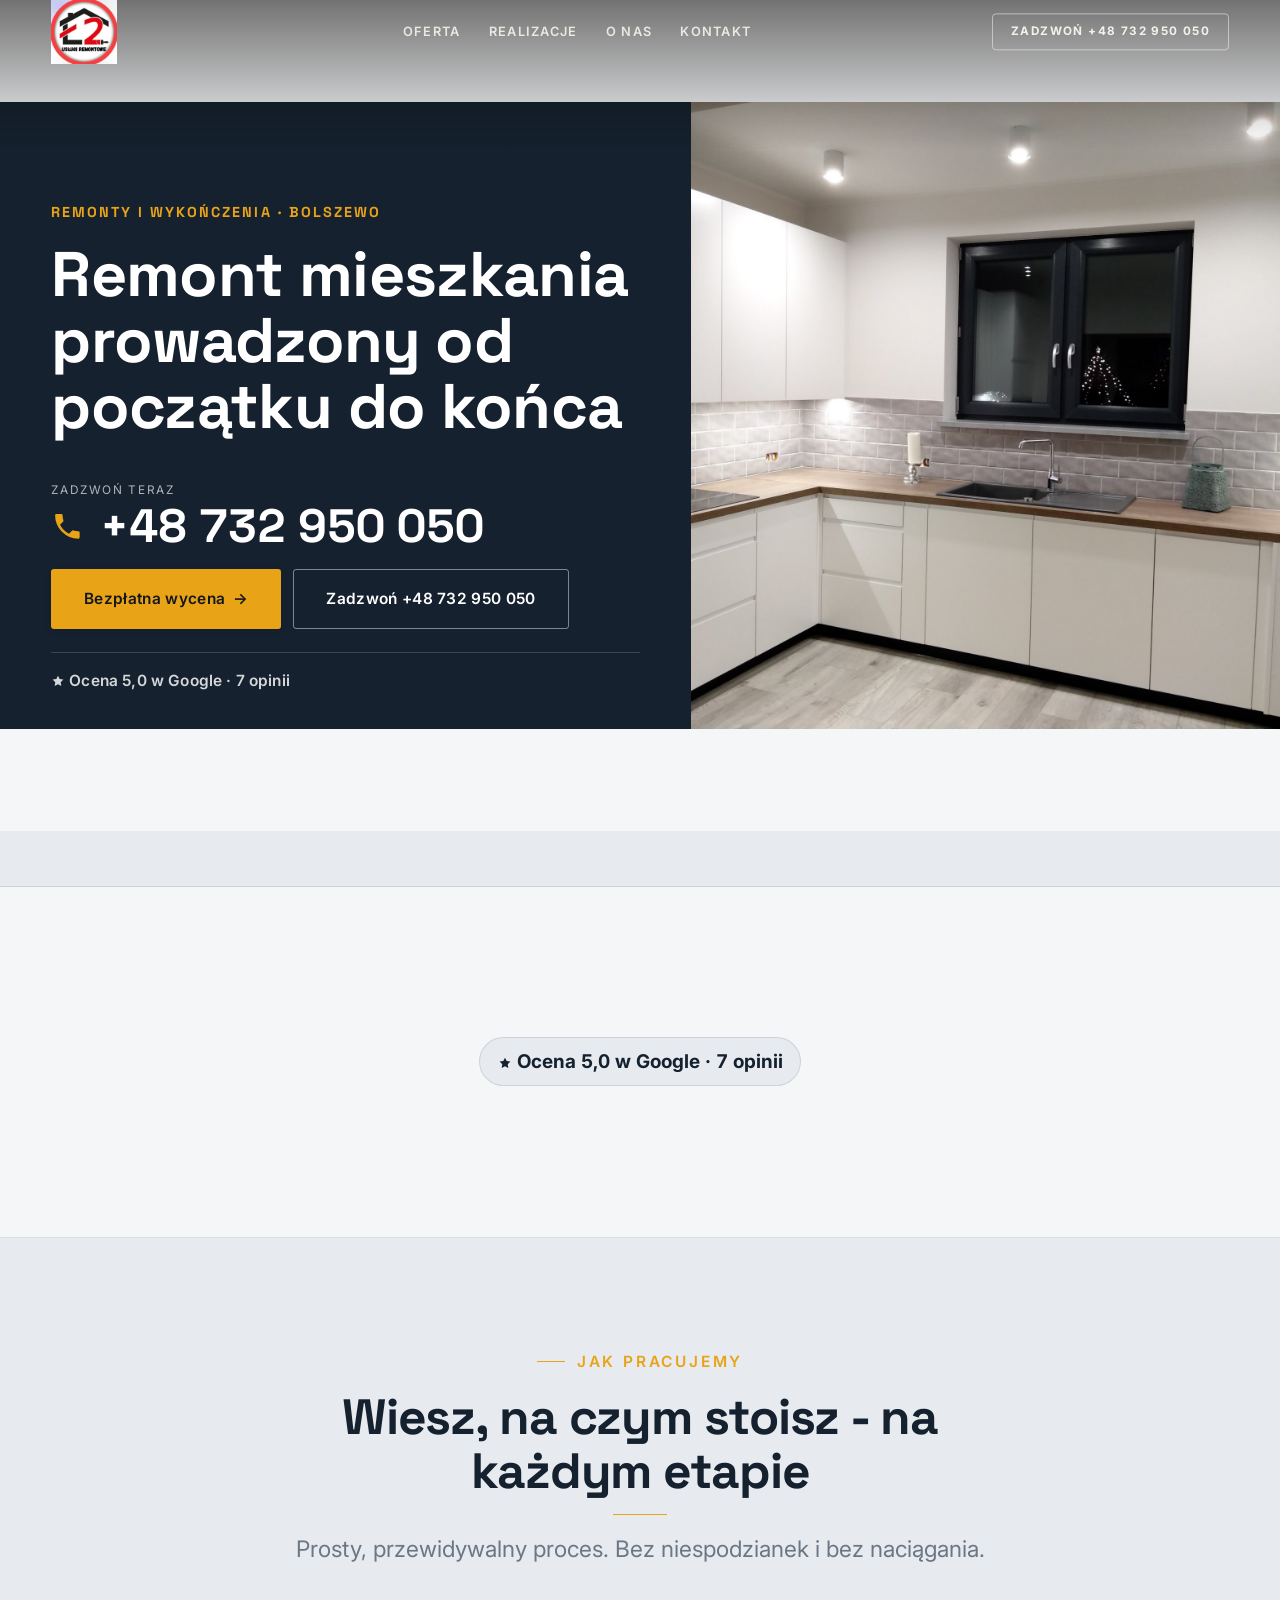
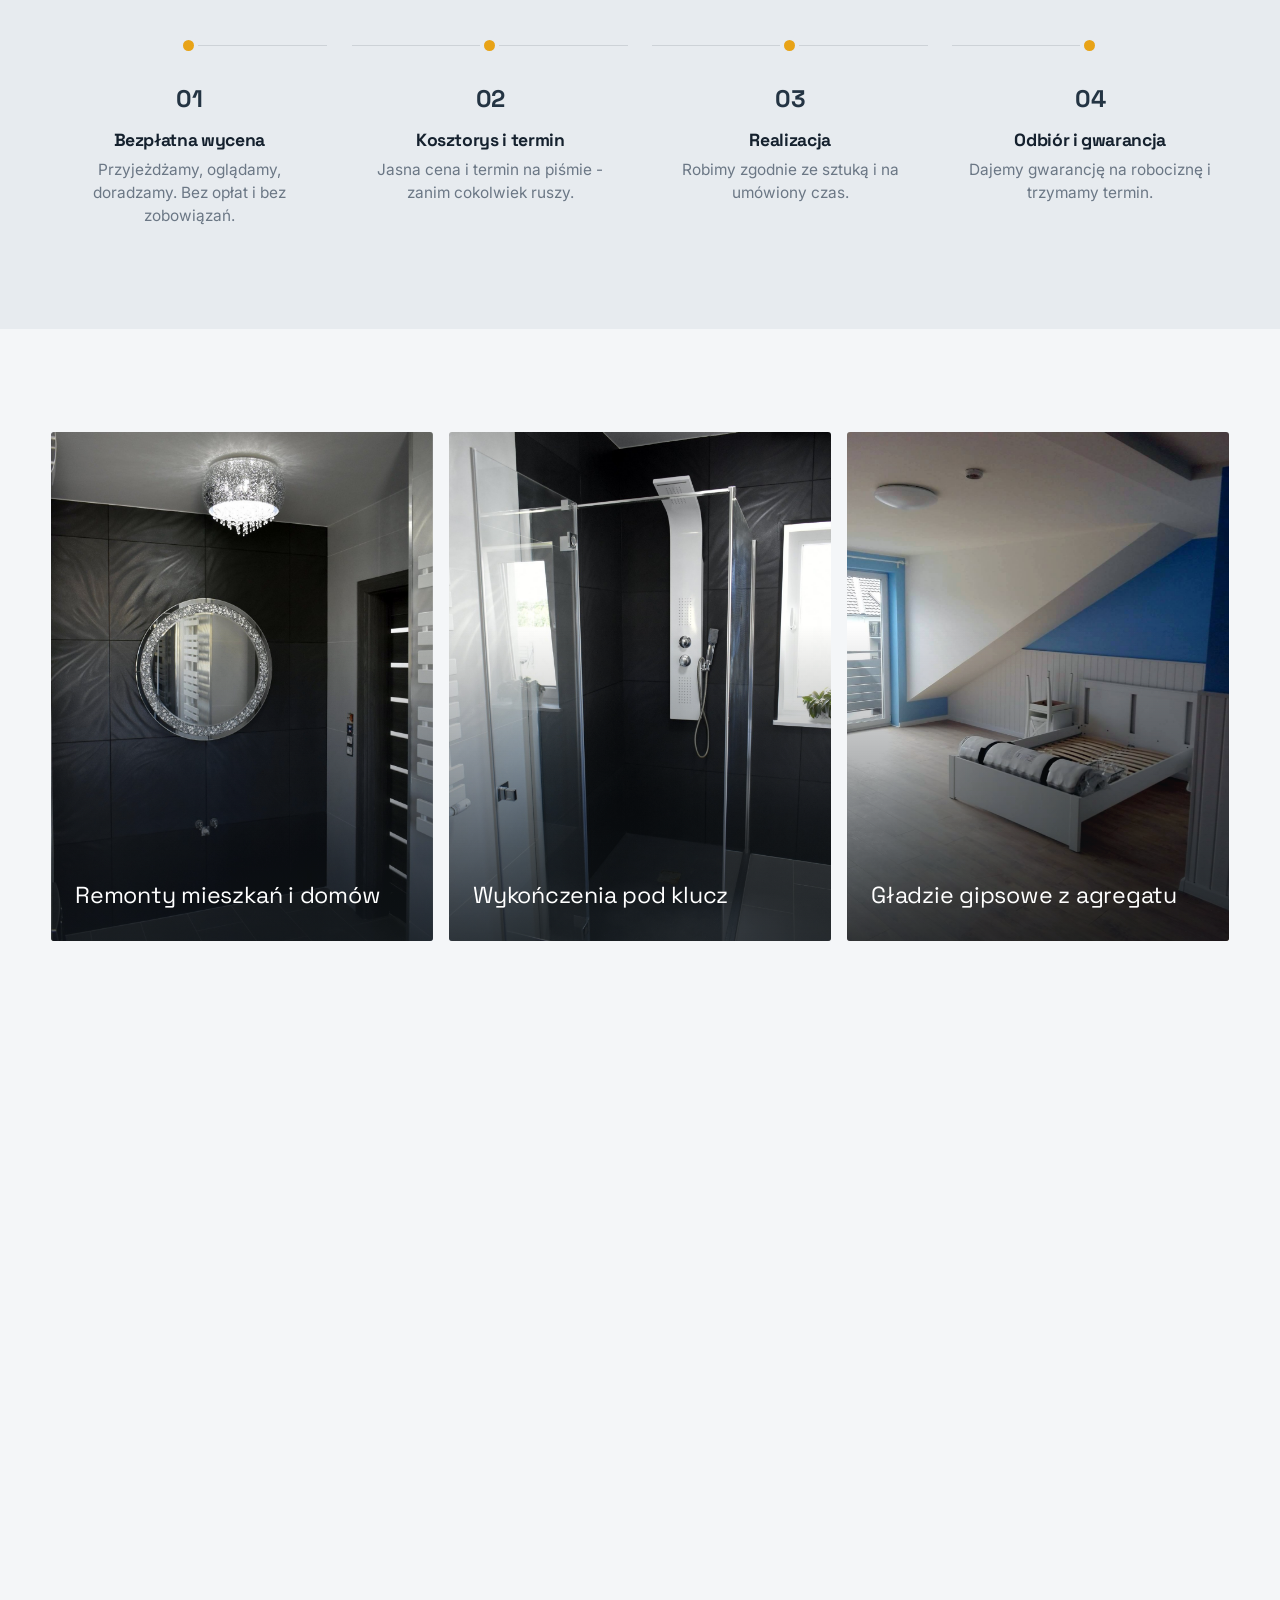
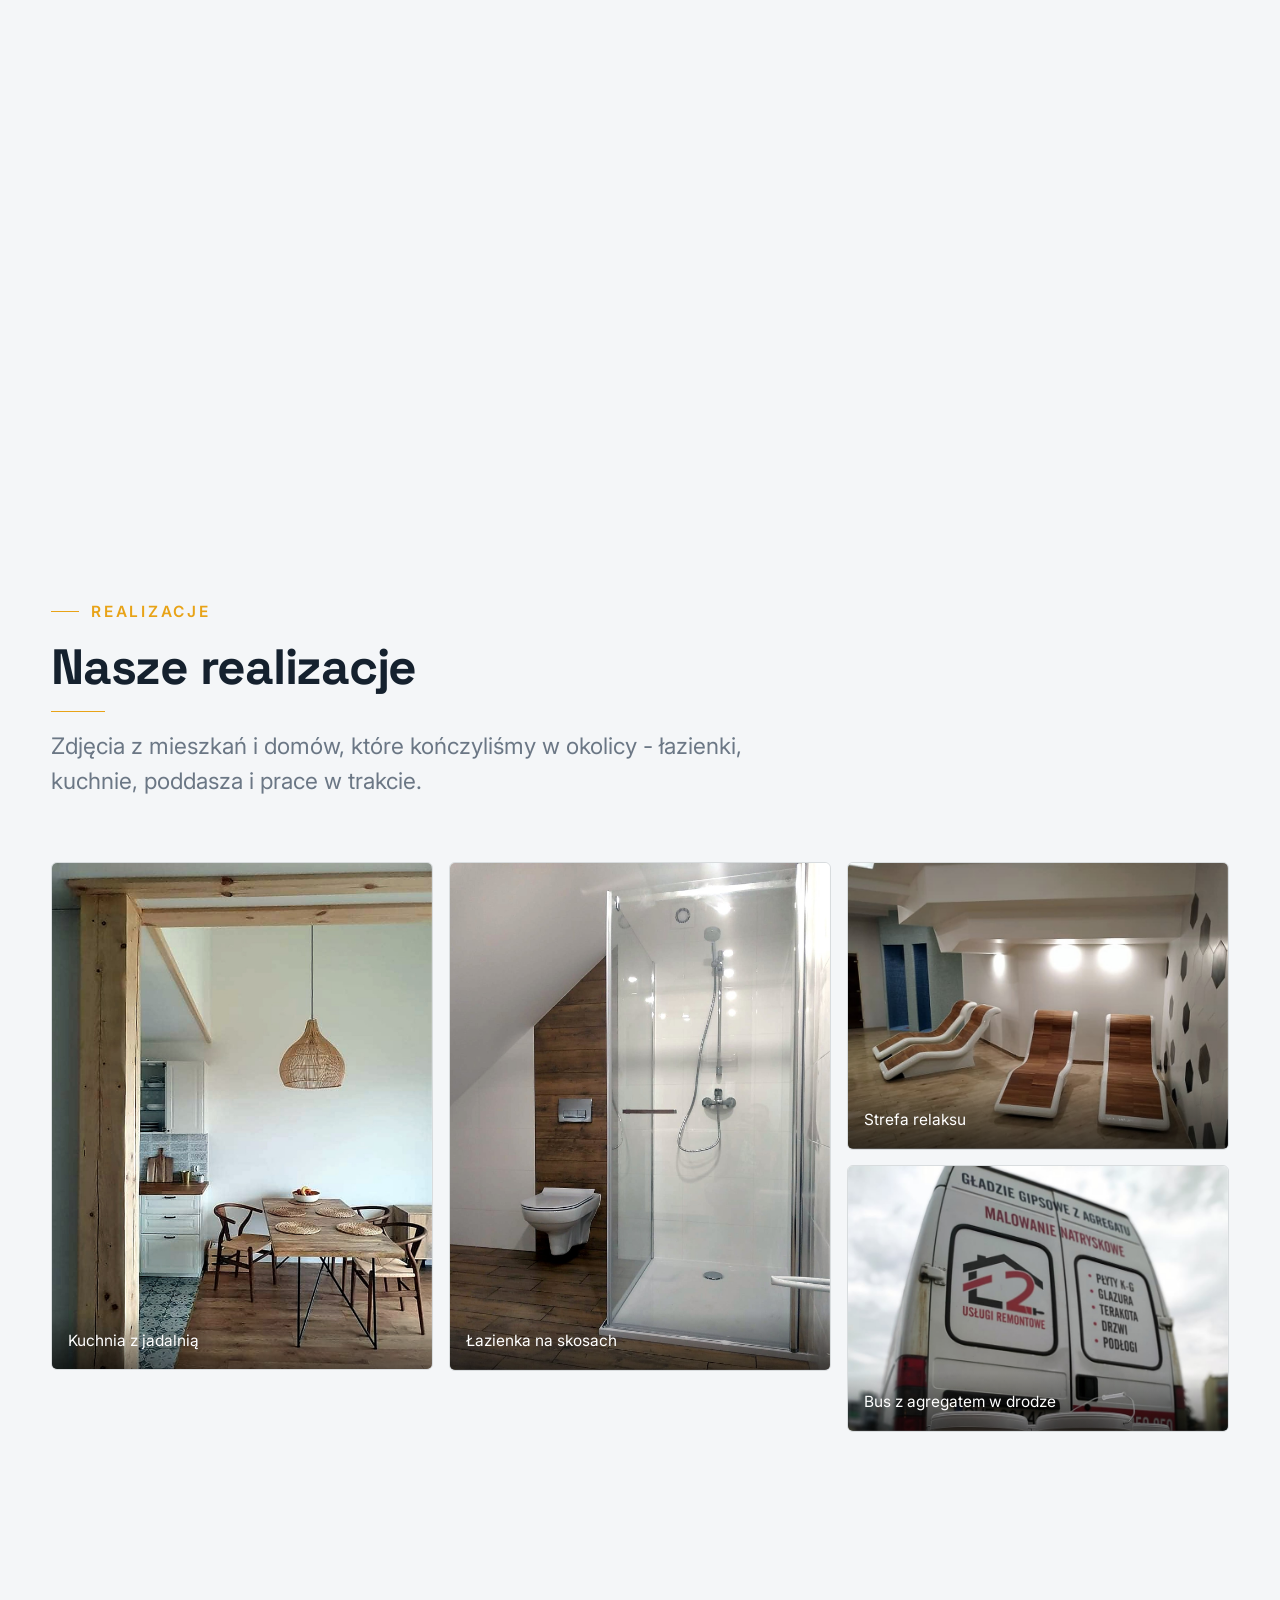
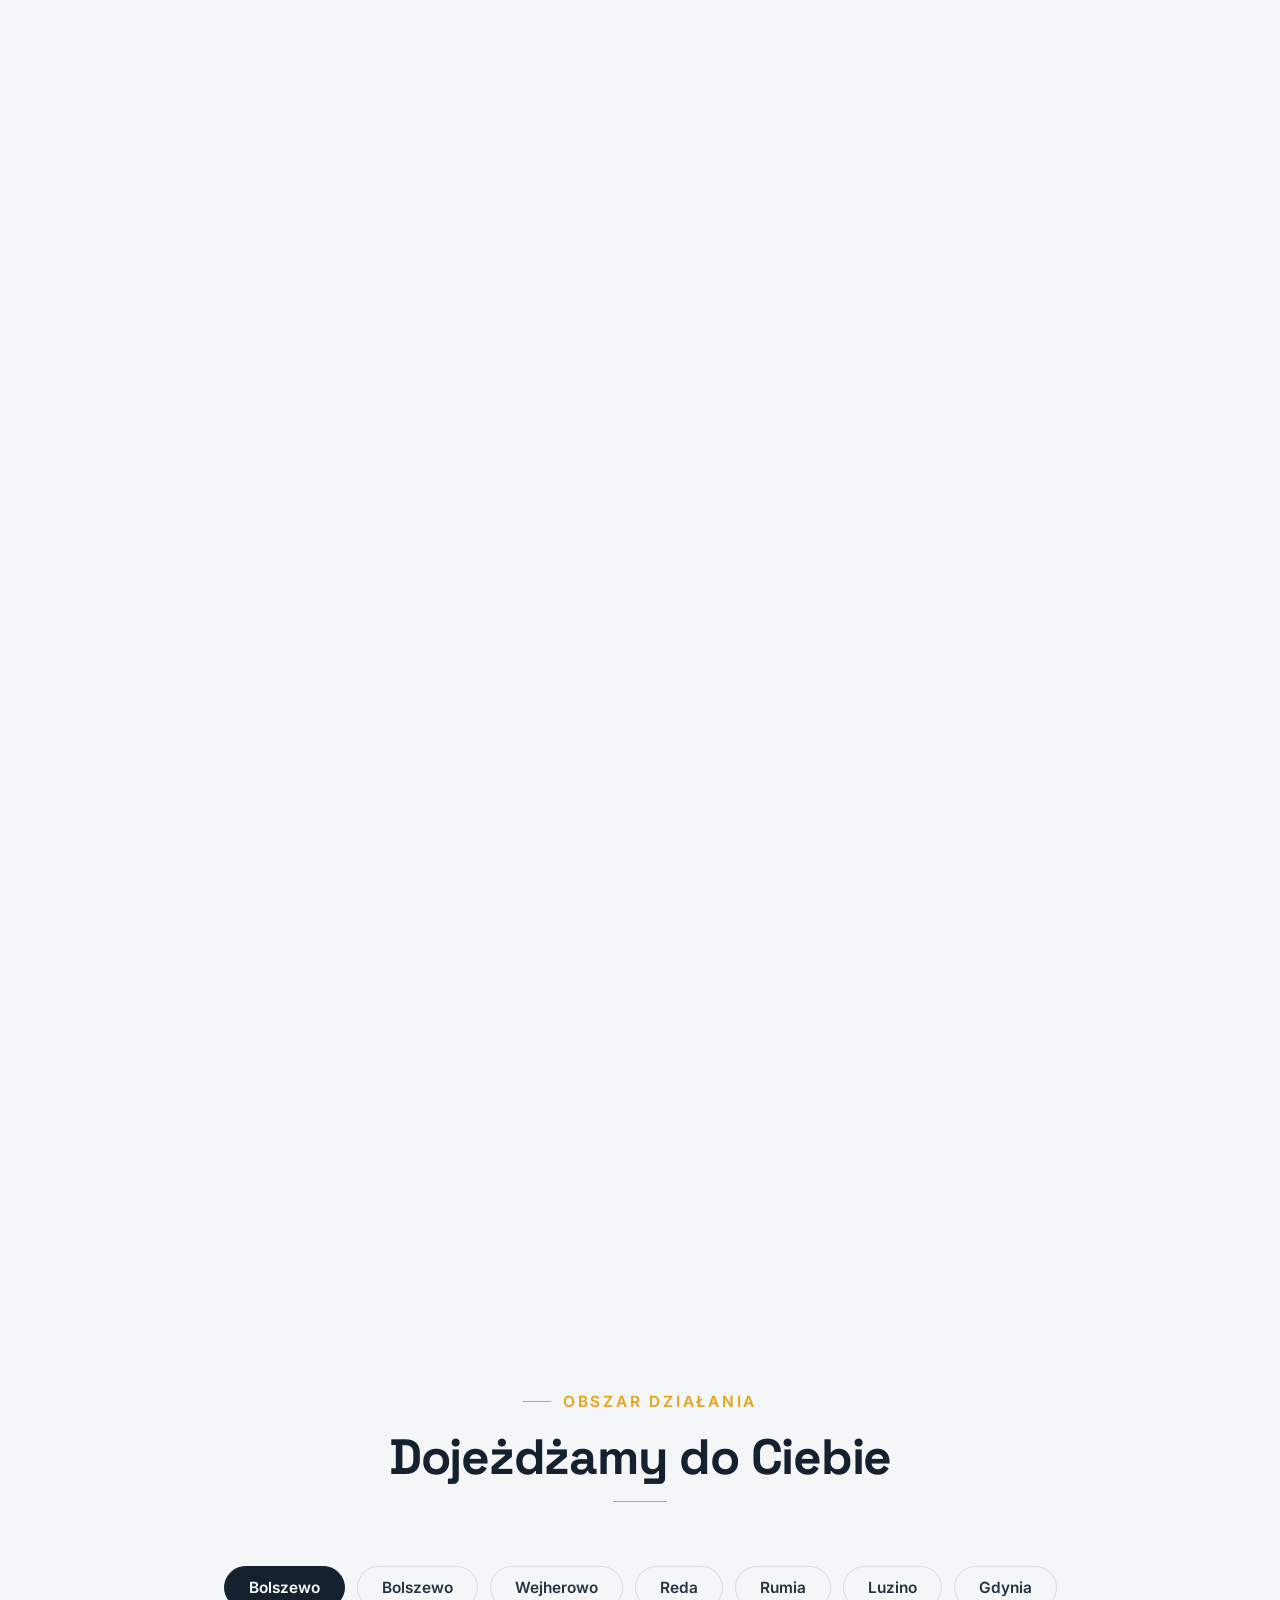
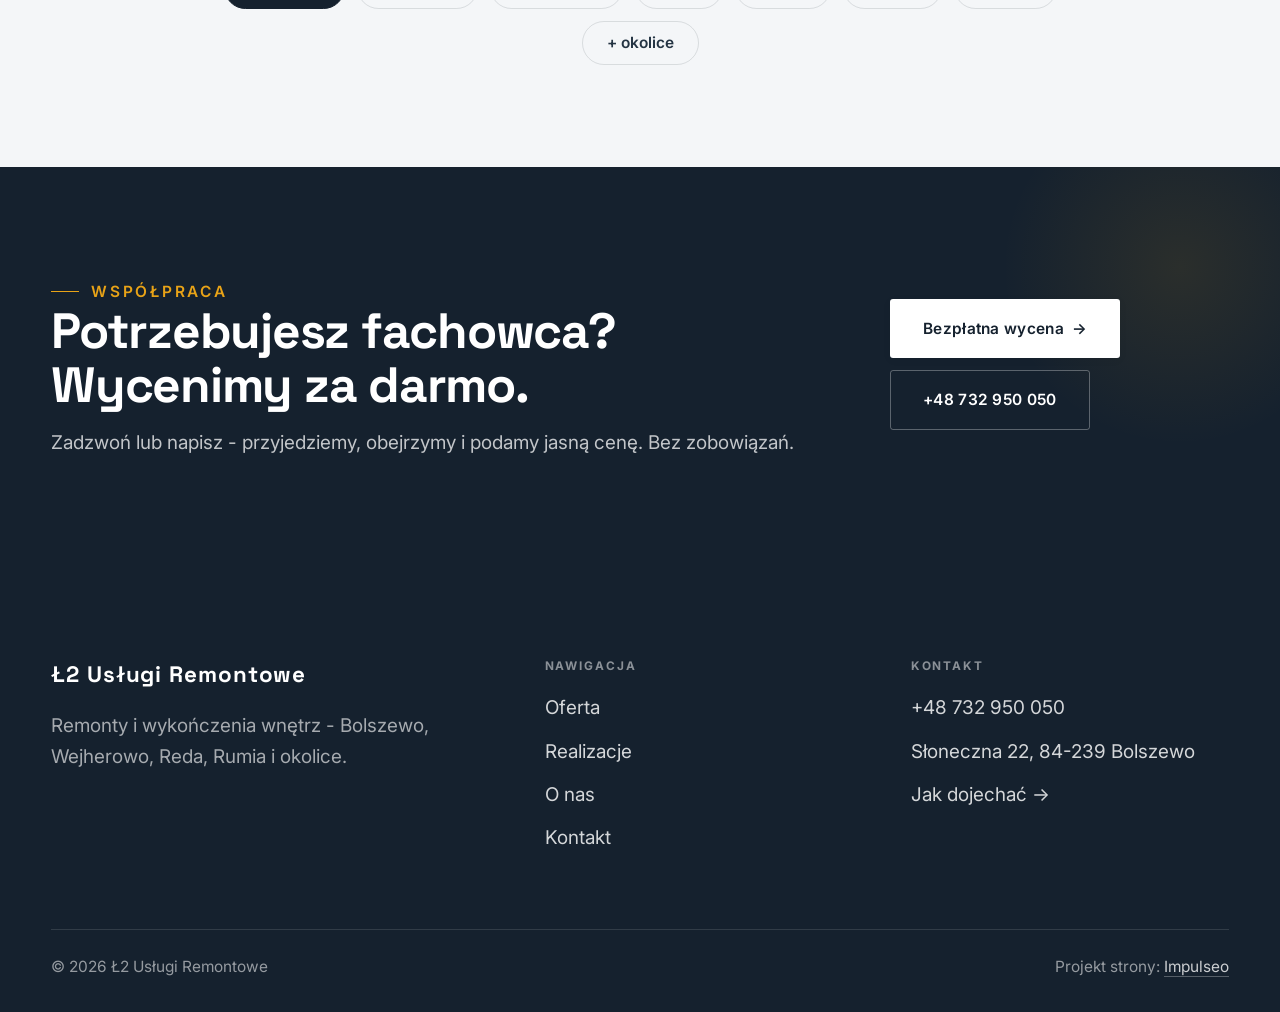
<file: index.html>
<!DOCTYPE html>
<html lang="pl">
<head>
<meta charset="UTF-8">
<meta name="viewport" content="width=device-width, initial-scale=1.0">
<title>Ł2 Usługi Remontowe - remonty i wykończenia wnętrz · Bolszewo</title>
<meta name="description" content="Ł2 Usługi Remontowe - remonty mieszkań i wykończenia pod klucz, Bolszewo, Wejherowo i okolice: gładzie gipsowe z agregatu, malowanie natryskowe, płyty K-G, glazura i terakota, drzwi, podłogi. Wycena przed pracą. Zadzwoń i umów oględziny.">
<link rel="preconnect" href="https://fonts.googleapis.com">
<link rel="preconnect" href="https://fonts.gstatic.com" crossorigin>
<link href="https://fonts.googleapis.com/css2?family=Space+Grotesk:wght@500;600;700&family=Inter:wght@400;500;600&display=swap" rel="stylesheet">
<link rel="stylesheet" href="assets/styles.css">
</head>
<body>

<header class="nav">
  <div class="wrap nav-inner">
    <a class="brand brand-has-logo" href="index.html"><img class="brand-logo" src="img/logo.jpg" alt="Ł2 Usługi Remontowe"></a>
    <nav class="nav-links">
      <a href="oferta.html">Oferta</a>
      <a href="realizacje.html">Realizacje</a>
      <a href="o-nas.html">O nas</a>
      <a href="kontakt.html">Kontakt</a>
      <a href="tel:+48732950050" class="btn btn-accent">Zadzwoń +48 732 950 050</a>
    </nav>
    <button class="nav-toggle" aria-label="Menu"><span></span><span></span><span></span></button>
  </div>
</header>

<section class="hero-fach">
  <img class="hf-photo" src="img/hero.jpg" alt="Ł2 Usługi Remontowe">
  <div class="hf-panel">
      <span class="hf-kicker">Remonty i wykończenia · Bolszewo</span>
      <h1 class="hf-title">Remont mieszkania prowadzony od początku do końca</h1>
      <a class="hf-phone" href="tel:+48732950050"><span class="hf-phone-lab">Zadzwoń teraz</span><span class="hf-phone-num"><svg class="ico-tel" width="16" height="16" viewBox="0 0 24 24" fill="none" aria-hidden="true"><path d="M6.6 10.8a15.5 15.5 0 0 0 6.6 6.6l2.2-2.2a1 1 0 0 1 1-.24 11.4 11.4 0 0 0 3.6.58 1 1 0 0 1 1 1V20a1 1 0 0 1-1 1A17 17 0 0 1 3 4a1 1 0 0 1 1-1h3.5a1 1 0 0 1 1 1c0 1.25.2 2.46.58 3.6a1 1 0 0 1-.25 1l-2.23 2.2Z" fill="currentColor"/></svg> +48 732 950 050</span></a>
      <div class="hf-actions">
        <a href="kontakt.html" class="btn btn-accent">Bezpłatna wycena <span class="arr">→</span></a>
        <a href="tel:+48732950050" class="btn btn-ghost hf-ghost">Zadzwoń +48 732 950 050</a>
      </div>
      <div class="hf-trust"><svg class="ico-star" width="14" height="14" viewBox="0 0 24 24" style="vertical-align:-2px" aria-hidden="true"><path d="M12 2.8l2.85 5.8 6.4.93-4.63 4.5 1.1 6.37L12 17.4l-5.72 3 1.1-6.37-4.63-4.5 6.4-.93L12 2.8Z" fill="currentColor"/></svg> Ocena 5,0 w Google · 7 opinii</div>
  </div>
</section>
<section class="fach-promise">
  <div class="wrap">
    <ul class="fp-row reveal"><li>Bezpłatna wycena</li><li>Dojazd: Bolszewo i okolice</li><li>Gwarancja na robociznę</li></ul>
  </div>
</section>
<section class="trust-bar">
  <div class="wrap">
    <div class="tb-google reveal"><svg class="ico-star" width="14" height="14" viewBox="0 0 24 24" style="vertical-align:-2px" aria-hidden="true"><path d="M12 2.8l2.85 5.8 6.4.93-4.63 4.5 1.1 6.37L12 17.4l-5.72 3 1.1-6.37-4.63-4.5 6.4-.93L12 2.8Z" fill="currentColor"/></svg> Ocena 5,0 w Google · 7 opinii</div>
  </div>
</section>
<section class="proces fachowcy">
  <div class="wrap">
    <div class="head center reveal">
      <span class="eyebrow">Jak pracujemy</span>
      <h2>Wiesz, na czym stoisz - na każdym etapie</h2>
      <p>Prosty, przewidywalny proces. Bez niespodzianek i bez naciągania.</p>
    </div>
    <ol class="proces-line">
      <li class="reveal"><span class="pno">01</span><h3>Bezpłatna wycena</h3><p>Przyjeżdżamy, oglądamy, doradzamy. Bez opłat i bez zobowiązań.</p></li>
      <li class="reveal"><span class="pno">02</span><h3>Kosztorys i termin</h3><p>Jasna cena i termin na piśmie - zanim cokolwiek ruszy.</p></li>
      <li class="reveal"><span class="pno">03</span><h3>Realizacja</h3><p>Robimy zgodnie ze sztuką i na umówiony czas.</p></li>
      <li class="reveal"><span class="pno">04</span><h3>Odbiór i gwarancja</h3><p>Dajemy gwarancję na robociznę i trzymamy termin.</p></li>
    </ol>
  </div>
</section>
<section class="gateways-band">
  <div class="wrap">
    <div class="gateways">
      <a href="oferta.html" class="gateway reveal"><img src="img/g1.jpg" alt="Remonty mieszkań i domów" loading="lazy"><span class="g-ttl">Remonty mieszkań i domów</span></a>
      <a href="oferta.html" class="gateway reveal"><img src="img/g2.jpg" alt="Wykończenia pod klucz" loading="lazy"><span class="g-ttl">Wykończenia pod klucz</span></a>
      <a href="oferta.html" class="gateway reveal"><img src="img/g3.jpg" alt="Gładzie gipsowe z agregatu" loading="lazy"><span class="g-ttl">Gładzie gipsowe z agregatu</span></a>
    </div>
  </div>
</section>
<section class="fach-uslugi">
  <div class="wrap">
    <div class="head reveal">
      <span class="eyebrow">Zakres prac</span>
      <h2>Co robimy</h2>
      <p>Zakres prac, jaki robimy najczęściej - pełny opis i wycenę znajdziesz niżej.</p>
    </div>
    <ul class="fu-list">
      <li class="fu-row reveal"><div class="fu-name">Remonty mieszkań i domów</div><div class="fu-desc">Generalny remont z przebudową: wydzielenie dodatkowego pokoju, zmiana układu, wymiana instalacji pod tynkiem.</div><a class="fu-cta" href="kontakt.html">Wycena <span class="arr">→</span></a></li>
      <li class="fu-row reveal"><div class="fu-name">Wykończenia pod klucz</div><div class="fu-desc">Nowe mieszkanie od dewelopera doprowadzamy do stanu gotowego na wprowadzenie.</div><a class="fu-cta" href="kontakt.html">Wycena <span class="arr">→</span></a></li>
      <li class="fu-row reveal"><div class="fu-name">Gładzie gipsowe z agregatu</div><div class="fu-desc">Ściany i sufity wyciągnięte agregatem - równa płaszczyzna szybciej i bez smug po pacy.</div><a class="fu-cta" href="kontakt.html">Wycena <span class="arr">→</span></a></li>
      <li class="fu-row reveal"><div class="fu-name">Malowanie natryskowe</div><div class="fu-desc">Malujemy natryskiem: równe krycie, ostre krawędzie i krótszy czas pracy na miejscu.</div><a class="fu-cta" href="kontakt.html">Wycena <span class="arr">→</span></a></li>
      <li class="fu-row reveal"><div class="fu-name">Łazienki, glazura i terakota</div><div class="fu-desc">Płytki, hydroizolacja, spadki i biały montaż - łazienka robiona od gołej ściany.</div><a class="fu-cta" href="kontakt.html">Wycena <span class="arr">→</span></a></li>
      <li class="fu-row reveal"><div class="fu-name">Płyty K-G, drzwi i podłogi</div><div class="fu-desc">Zabudowy z karton-gipsu, skosy na poddaszu, montaż drzwi oraz podłóg.</div><a class="fu-cta" href="kontakt.html">Wycena <span class="arr">→</span></a></li>
    </ul>
    <div style="margin-top:var(--space-7)" class="reveal"><a href="oferta.html" class="btn btn-ghost">Pełna oferta <span class="arr">→</span></a></div>
  </div>
</section>
<section>
  <div class="wrap">
    <div class="head reveal">
      <span class="eyebrow">Realizacje</span>
      <h2>Nasze realizacje</h2>
      <p>Zdjęcia z mieszkań i domów, które kończyliśmy w okolicy - łazienki, kuchnie, poddasza i prace w trakcie.</p>
    </div>
    <div class="gallery-masonry">
      <figure class="m-tile reveal"><img src="img/g4.jpg" alt="Kuchnia z jadalnią" loading="lazy"><div class="cap">Kuchnia z jadalnią</div></figure>
      <figure class="m-tile reveal"><img src="img/g5.jpg" alt="Łazienka na skosach" loading="lazy"><div class="cap">Łazienka na skosach</div></figure>
      <figure class="m-tile reveal"><img src="img/g6.jpg" alt="Układanie płytek" loading="lazy"><div class="cap">Układanie płytek</div></figure>
      <figure class="m-tile reveal"><img src="img/g7.jpg" alt="Strefa relaksu" loading="lazy"><div class="cap">Strefa relaksu</div></figure>
      <figure class="m-tile reveal"><img src="img/g8.jpg" alt="Bus z agregatem w drodze" loading="lazy"><div class="cap">Bus z agregatem w drodze</div></figure>
    </div>
    <div style="margin-top:var(--space-7)" class="reveal"><a href="realizacje.html" class="btn btn-accent">Pełna galeria <span class="arr">→</span></a></div>
  </div>
</section>
<section class="opinie">
  <div class="wrap">
    <div class="head center reveal">
      <span class="eyebrow">Opinie</span>
      <h2>Co mówią klienci</h2>
    </div>
    <div class="opinie-grid">
      <figure class="op-card reveal"><span class="op-star"><svg class="ico-star" width="14" height="14" viewBox="0 0 24 24" style="vertical-align:-2px" aria-hidden="true"><path d="M12 2.8l2.85 5.8 6.4.93-4.63 4.5 1.1 6.37L12 17.4l-5.72 3 1.1-6.37-4.63-4.5 6.4-.93L12 2.8Z" fill="currentColor"/></svg><svg class="ico-star" width="14" height="14" viewBox="0 0 24 24" style="vertical-align:-2px" aria-hidden="true"><path d="M12 2.8l2.85 5.8 6.4.93-4.63 4.5 1.1 6.37L12 17.4l-5.72 3 1.1-6.37-4.63-4.5 6.4-.93L12 2.8Z" fill="currentColor"/></svg><svg class="ico-star" width="14" height="14" viewBox="0 0 24 24" style="vertical-align:-2px" aria-hidden="true"><path d="M12 2.8l2.85 5.8 6.4.93-4.63 4.5 1.1 6.37L12 17.4l-5.72 3 1.1-6.37-4.63-4.5 6.4-.93L12 2.8Z" fill="currentColor"/></svg><svg class="ico-star" width="14" height="14" viewBox="0 0 24 24" style="vertical-align:-2px" aria-hidden="true"><path d="M12 2.8l2.85 5.8 6.4.93-4.63 4.5 1.1 6.37L12 17.4l-5.72 3 1.1-6.37-4.63-4.5 6.4-.93L12 2.8Z" fill="currentColor"/></svg><svg class="ico-star" width="14" height="14" viewBox="0 0 24 24" style="vertical-align:-2px" aria-hidden="true"><path d="M12 2.8l2.85 5.8 6.4.93-4.63 4.5 1.1 6.37L12 17.4l-5.72 3 1.1-6.37-4.63-4.5 6.4-.93L12 2.8Z" fill="currentColor"/></svg></span><blockquote>Moje mieszkanie potrzebowało generalnego remontu i wydzielenia dodatkowego pokoju. Firma nie tylko dokonała remontu, ale również mogłam liczyć na doradztwo i pomoc w każdym szczególe tego przedsięwzięcia. Remont zakończony bez opóźnień.</blockquote><span class="op-autor">Krystyna Palkowska</span></figure>
      <figure class="op-card reveal"><span class="op-star"><svg class="ico-star" width="14" height="14" viewBox="0 0 24 24" style="vertical-align:-2px" aria-hidden="true"><path d="M12 2.8l2.85 5.8 6.4.93-4.63 4.5 1.1 6.37L12 17.4l-5.72 3 1.1-6.37-4.63-4.5 6.4-.93L12 2.8Z" fill="currentColor"/></svg><svg class="ico-star" width="14" height="14" viewBox="0 0 24 24" style="vertical-align:-2px" aria-hidden="true"><path d="M12 2.8l2.85 5.8 6.4.93-4.63 4.5 1.1 6.37L12 17.4l-5.72 3 1.1-6.37-4.63-4.5 6.4-.93L12 2.8Z" fill="currentColor"/></svg><svg class="ico-star" width="14" height="14" viewBox="0 0 24 24" style="vertical-align:-2px" aria-hidden="true"><path d="M12 2.8l2.85 5.8 6.4.93-4.63 4.5 1.1 6.37L12 17.4l-5.72 3 1.1-6.37-4.63-4.5 6.4-.93L12 2.8Z" fill="currentColor"/></svg><svg class="ico-star" width="14" height="14" viewBox="0 0 24 24" style="vertical-align:-2px" aria-hidden="true"><path d="M12 2.8l2.85 5.8 6.4.93-4.63 4.5 1.1 6.37L12 17.4l-5.72 3 1.1-6.37-4.63-4.5 6.4-.93L12 2.8Z" fill="currentColor"/></svg><svg class="ico-star" width="14" height="14" viewBox="0 0 24 24" style="vertical-align:-2px" aria-hidden="true"><path d="M12 2.8l2.85 5.8 6.4.93-4.63 4.5 1.1 6.37L12 17.4l-5.72 3 1.1-6.37-4.63-4.5 6.4-.93L12 2.8Z" fill="currentColor"/></svg></span><blockquote>Firma zrealizowała u mnie wykończenie nowego mieszkania wraz z dobudowaniem części piętra. Wykonanie wraz z dbałością o detale, których myślę niejedna osoba mogłaby nie dostrzec, wyróżnia szczególnie tą firmę.</blockquote><span class="op-autor">Anna Zysk</span></figure>
      <figure class="op-card reveal"><span class="op-star"><svg class="ico-star" width="14" height="14" viewBox="0 0 24 24" style="vertical-align:-2px" aria-hidden="true"><path d="M12 2.8l2.85 5.8 6.4.93-4.63 4.5 1.1 6.37L12 17.4l-5.72 3 1.1-6.37-4.63-4.5 6.4-.93L12 2.8Z" fill="currentColor"/></svg><svg class="ico-star" width="14" height="14" viewBox="0 0 24 24" style="vertical-align:-2px" aria-hidden="true"><path d="M12 2.8l2.85 5.8 6.4.93-4.63 4.5 1.1 6.37L12 17.4l-5.72 3 1.1-6.37-4.63-4.5 6.4-.93L12 2.8Z" fill="currentColor"/></svg><svg class="ico-star" width="14" height="14" viewBox="0 0 24 24" style="vertical-align:-2px" aria-hidden="true"><path d="M12 2.8l2.85 5.8 6.4.93-4.63 4.5 1.1 6.37L12 17.4l-5.72 3 1.1-6.37-4.63-4.5 6.4-.93L12 2.8Z" fill="currentColor"/></svg><svg class="ico-star" width="14" height="14" viewBox="0 0 24 24" style="vertical-align:-2px" aria-hidden="true"><path d="M12 2.8l2.85 5.8 6.4.93-4.63 4.5 1.1 6.37L12 17.4l-5.72 3 1.1-6.37-4.63-4.5 6.4-.93L12 2.8Z" fill="currentColor"/></svg><svg class="ico-star" width="14" height="14" viewBox="0 0 24 24" style="vertical-align:-2px" aria-hidden="true"><path d="M12 2.8l2.85 5.8 6.4.93-4.63 4.5 1.1 6.37L12 17.4l-5.72 3 1.1-6.37-4.63-4.5 6.4-.93L12 2.8Z" fill="currentColor"/></svg></span><blockquote>Od momentu pierwszego kontaktu, aż do zakończenia remontu, wszystko było perfekcyjnie zorganizowane. Efekt końcowy jest dokładnie taki, jak sobie wyobrażaliśmy, a nawet lepiej. Solidne wykonanie, dbałość o detale, terminowość i uczciwość.</blockquote><span class="op-autor">Emilia Michalska</span></figure>
    </div>
  </div>
</section>
<section class="obszar">
  <div class="wrap">
    <div class="head center reveal">
      <span class="eyebrow">Obszar działania</span>
      <h2>Dojeżdżamy do Ciebie</h2>
    </div>
    <ul class="obszar-list reveal"><li class="is-home">Bolszewo</li><li>Bolszewo</li><li>Wejherowo</li><li>Reda</li><li>Rumia</li><li>Luzino</li><li>Gdynia</li><li>+ okolice</li></ul>
  </div>
</section>
<section class="cta">
  <div class="wrap">
    <div class="reveal">
      <span class="eyebrow">Współpraca</span>
      <h2>Potrzebujesz fachowca? Wycenimy za darmo.</h2>
      <p>Zadzwoń lub napisz - przyjedziemy, obejrzymy i podamy jasną cenę. Bez zobowiązań.</p>
    </div>
    <div class="cta-actions reveal">
      <a href="kontakt.html" class="btn btn-light">Bezpłatna wycena <span class="arr">→</span></a>
      <a href="tel:+48732950050" class="btn btn-ghost" style="color:#fff;border-color:rgba(255,255,255,.3)">+48 732 950 050</a>
    </div>
  </div>
</section>

<footer>
  <div class="wrap">
    <div class="foot-grid">
      <div class="foot-brand">
        <div class="name">Ł2 Usługi Remontowe</div>
        <p>Remonty i wykończenia wnętrz - Bolszewo, Wejherowo, Reda, Rumia i okolice.</p>
      </div>
      <div class="foot-col">
        <h4>Nawigacja</h4>
        <a href="oferta.html">Oferta</a>
        <a href="realizacje.html">Realizacje</a>
        <a href="o-nas.html">O nas</a>
        <a href="kontakt.html">Kontakt</a>
      </div>
      <div class="foot-col">
        <h4>Kontakt</h4>
        <a href="tel:+48732950050">+48 732 950 050</a>
        <p>Słoneczna 22, 84-239 Bolszewo</p>
        <a href="https://maps.google.com/?cid=10091185926149018612" target="_blank" rel="noopener">Jak dojechać →</a>
      </div>
    </div>
    <div class="foot-bot">
      <span>© 2026 Ł2 Usługi Remontowe</span>
      <span>Projekt strony: <a class="foot-credit" href="https://impulseo.pl" target="_blank" rel="noopener">Impulseo</a></span>
    </div>
  </div>
</footer>
<div class="sticky-call"><a class="sc-call" href="tel:+48732950050"><svg class="ico-tel" width="16" height="16" viewBox="0 0 24 24" fill="none" aria-hidden="true"><path d="M6.6 10.8a15.5 15.5 0 0 0 6.6 6.6l2.2-2.2a1 1 0 0 1 1-.24 11.4 11.4 0 0 0 3.6.58 1 1 0 0 1 1 1V20a1 1 0 0 1-1 1A17 17 0 0 1 3 4a1 1 0 0 1 1-1h3.5a1 1 0 0 1 1 1c0 1.25.2 2.46.58 3.6a1 1 0 0 1-.25 1l-2.23 2.2Z" fill="currentColor"/></svg> Zadzwoń</a><a class="sc-quote" href="kontakt.html">Bezpłatna wycena</a></div>

<script src="assets/main.js"></script>
</body>
</html>
</file>
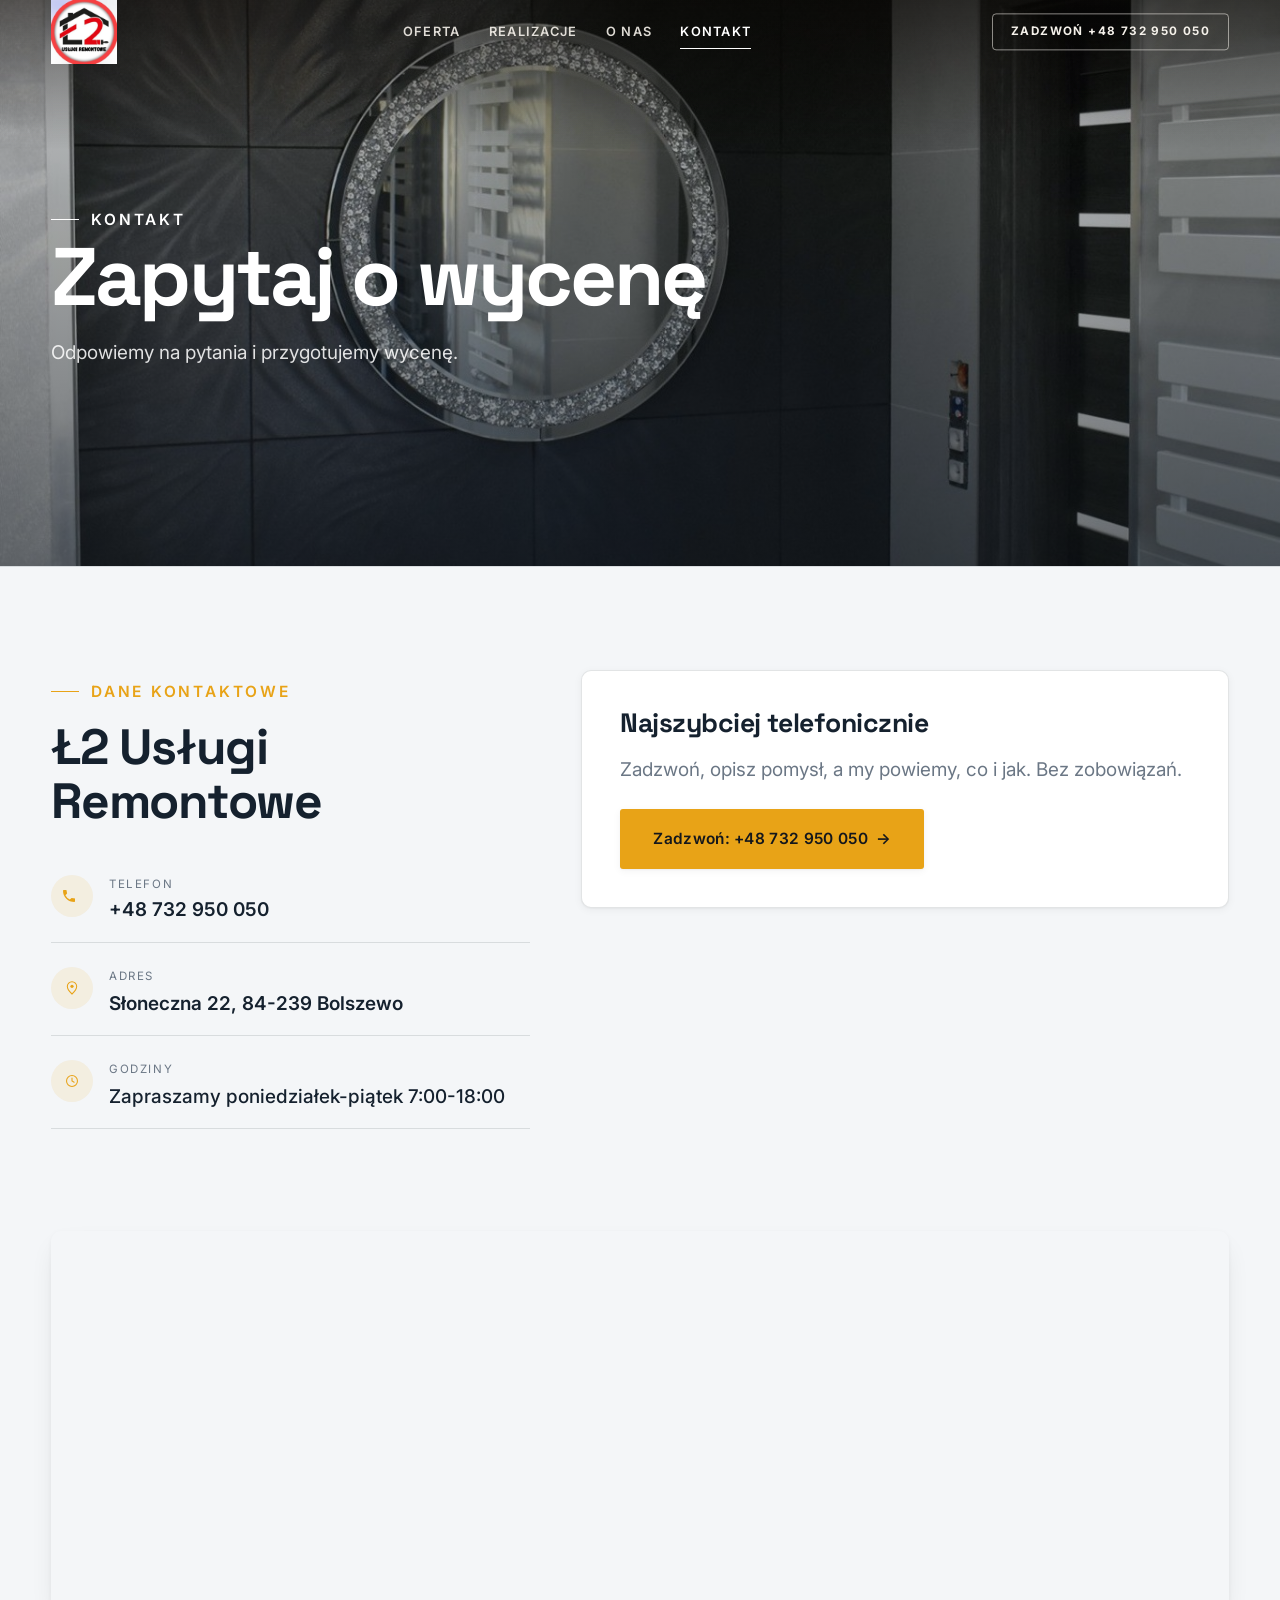
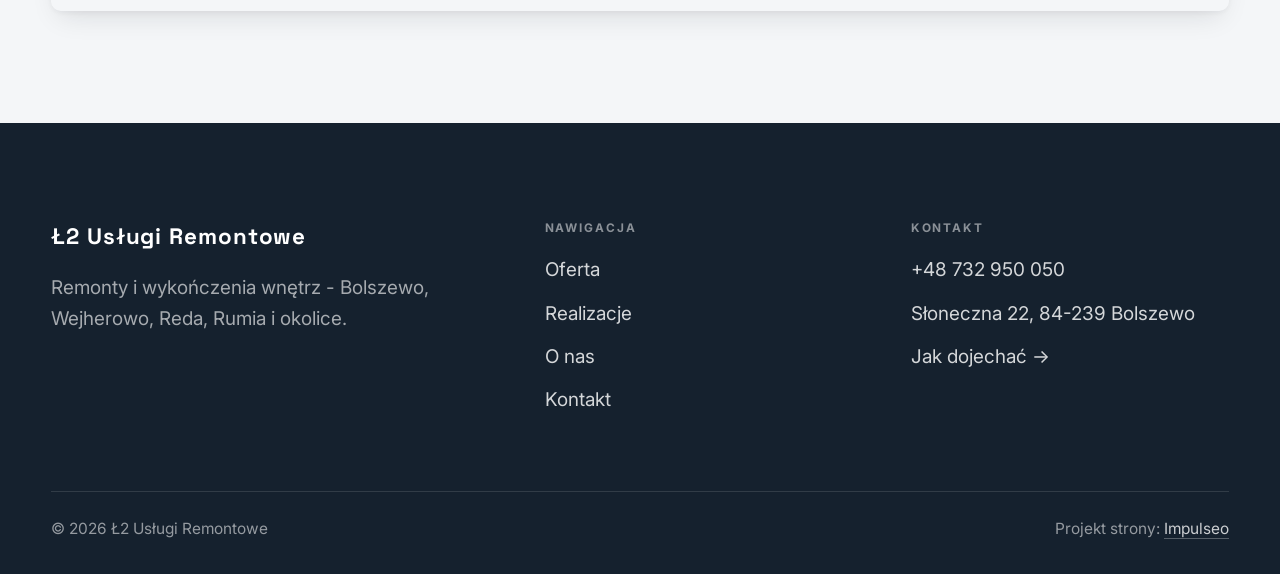
<file: kontakt.html>
<!DOCTYPE html>
<html lang="pl">
<head>
<meta charset="UTF-8">
<meta name="viewport" content="width=device-width, initial-scale=1.0">
<title>Kontakt - Ł2 Usługi Remontowe</title>
<meta name="description" content="Kontakt Ł2 Usługi Remontowe - Słoneczna 22, 84-239 Bolszewo">
<link rel="preconnect" href="https://fonts.googleapis.com">
<link rel="preconnect" href="https://fonts.gstatic.com" crossorigin>
<link href="https://fonts.googleapis.com/css2?family=Space+Grotesk:wght@500;600;700&family=Inter:wght@400;500;600&display=swap" rel="stylesheet">
<link rel="stylesheet" href="assets/styles.css">
</head>
<body>

<header class="nav">
  <div class="wrap nav-inner">
    <a class="brand brand-has-logo" href="index.html"><img class="brand-logo" src="img/logo.jpg" alt="Ł2 Usługi Remontowe"></a>
    <nav class="nav-links">
      <a href="oferta.html">Oferta</a>
      <a href="realizacje.html">Realizacje</a>
      <a href="o-nas.html">O nas</a>
      <a href="kontakt.html" class="active">Kontakt</a>
      <a href="tel:+48732950050" class="btn btn-accent">Zadzwoń +48 732 950 050</a>
    </nav>
    <button class="nav-toggle" aria-label="Menu"><span></span><span></span><span></span></button>
  </div>
</header>

<section class="pagehead">
  <img src="img/g1.jpg" alt="Ł2 Usługi Remontowe - Zapytaj o wycenę">
  <div class="wrap">
    <span class="eyebrow">Kontakt</span>
    <h1>Zapytaj o wycenę</h1>
    <p>Odpowiemy na pytania i przygotujemy wycenę.</p>
  </div>
</section>
<section>
  <div class="wrap contact-grid">
    <div class="reveal">
      <span class="eyebrow">Dane kontaktowe</span>
      <h2 style="margin:var(--space-4) 0 var(--space-6)">Ł2 Usługi Remontowe</h2>
      <div class="info-list">
        <div class="info-row"><div class="ic"><svg class="ico-tel" width="16" height="16" viewBox="0 0 24 24" fill="none" aria-hidden="true"><path d="M6.6 10.8a15.5 15.5 0 0 0 6.6 6.6l2.2-2.2a1 1 0 0 1 1-.24 11.4 11.4 0 0 0 3.6.58 1 1 0 0 1 1 1V20a1 1 0 0 1-1 1A17 17 0 0 1 3 4a1 1 0 0 1 1-1h3.5a1 1 0 0 1 1 1c0 1.25.2 2.46.58 3.6a1 1 0 0 1-.25 1l-2.23 2.2Z" fill="currentColor"/></svg></div><div><div class="lbl">Telefon</div><a class="val" href="tel:+48732950050">+48 732 950 050</a></div></div>
        <div class="info-row"><div class="ic"><svg class="ico-pin" width="16" height="16" viewBox="0 0 24 24" fill="none" aria-hidden="true"><path d="M12 21s7-6.1 7-11.5A7 7 0 0 0 5 9.5C5 14.9 12 21 12 21Z" stroke="currentColor" stroke-width="1.6" fill="none"/><circle cx="12" cy="9.5" r="2.4" fill="currentColor"/></svg></div><div><div class="lbl">Adres</div><div class="val">Słoneczna 22, 84-239 Bolszewo</div></div></div>
        <div class="info-row"><div class="ic"><svg class="ico-clock" width="16" height="16" viewBox="0 0 24 24" fill="none" aria-hidden="true"><circle cx="12" cy="12" r="8.2" stroke="currentColor" stroke-width="1.6"/><path d="M12 7.5V12l3.2 1.9" stroke="currentColor" stroke-width="1.6" stroke-linecap="round"/></svg></div><div><div class="lbl">Godziny</div><div class="val" style="font-weight:500">Zapraszamy poniedziałek-piątek 7:00-18:00</div></div></div>
      </div>
    </div>
    <div class="reveal">
      <div class="form">
        <h3 style="margin-bottom:var(--space-4)">Najszybciej telefonicznie</h3>
        <p class="muted" style="margin-bottom:var(--space-5)">Zadzwoń, opisz pomysł, a my powiemy, co i jak. Bez zobowiązań.</p>
        <a href="tel:+48732950050" class="btn btn-accent" style="justify-content:center">Zadzwoń: +48 732 950 050 <span class="arr">→</span></a>
      </div>
    </div>
  </div>
</section>
<section style="padding-top:0">
  <div class="wrap reveal">
    <iframe class="map" title="Ł2 Usługi Remontowe - Bolszewo" src="https://maps.google.com/maps?q=54.6221355%2C18.1862067&z=15&output=embed" loading="lazy" referrerpolicy="no-referrer-when-downgrade"></iframe>
  </div>
</section>

<footer>
  <div class="wrap">
    <div class="foot-grid">
      <div class="foot-brand">
        <div class="name">Ł2 Usługi Remontowe</div>
        <p>Remonty i wykończenia wnętrz - Bolszewo, Wejherowo, Reda, Rumia i okolice.</p>
      </div>
      <div class="foot-col">
        <h4>Nawigacja</h4>
        <a href="oferta.html">Oferta</a>
        <a href="realizacje.html">Realizacje</a>
        <a href="o-nas.html">O nas</a>
        <a href="kontakt.html">Kontakt</a>
      </div>
      <div class="foot-col">
        <h4>Kontakt</h4>
        <a href="tel:+48732950050">+48 732 950 050</a>
        <p>Słoneczna 22, 84-239 Bolszewo</p>
        <a href="https://maps.google.com/?cid=10091185926149018612" target="_blank" rel="noopener">Jak dojechać →</a>
      </div>
    </div>
    <div class="foot-bot">
      <span>© 2026 Ł2 Usługi Remontowe</span>
      <span>Projekt strony: <a class="foot-credit" href="https://impulseo.pl" target="_blank" rel="noopener">Impulseo</a></span>
    </div>
  </div>
</footer>
<div class="sticky-call"><a class="sc-call" href="tel:+48732950050"><svg class="ico-tel" width="16" height="16" viewBox="0 0 24 24" fill="none" aria-hidden="true"><path d="M6.6 10.8a15.5 15.5 0 0 0 6.6 6.6l2.2-2.2a1 1 0 0 1 1-.24 11.4 11.4 0 0 0 3.6.58 1 1 0 0 1 1 1V20a1 1 0 0 1-1 1A17 17 0 0 1 3 4a1 1 0 0 1 1-1h3.5a1 1 0 0 1 1 1c0 1.25.2 2.46.58 3.6a1 1 0 0 1-.25 1l-2.23 2.2Z" fill="currentColor"/></svg> Zadzwoń</a><a class="sc-quote" href="kontakt.html">Bezpłatna wycena</a></div>

<script src="assets/main.js"></script>
</body>
</html>
</file>
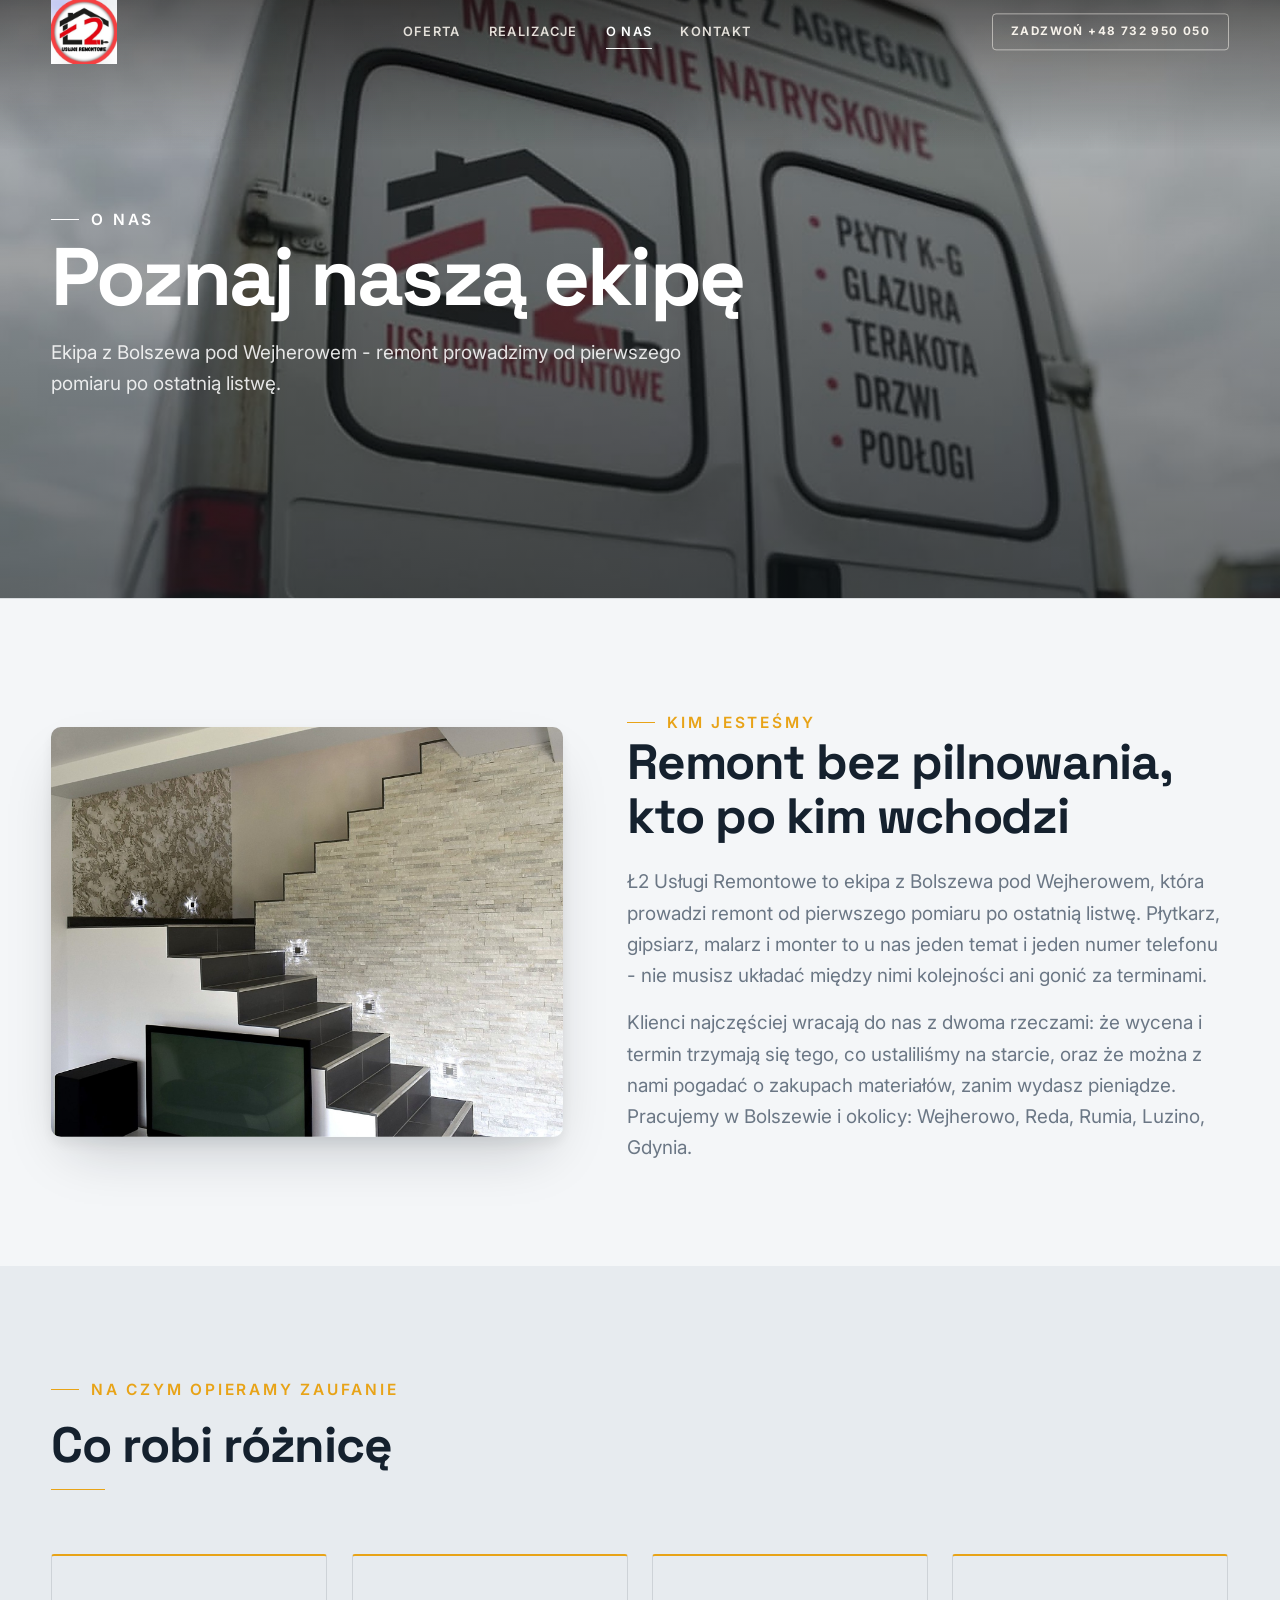
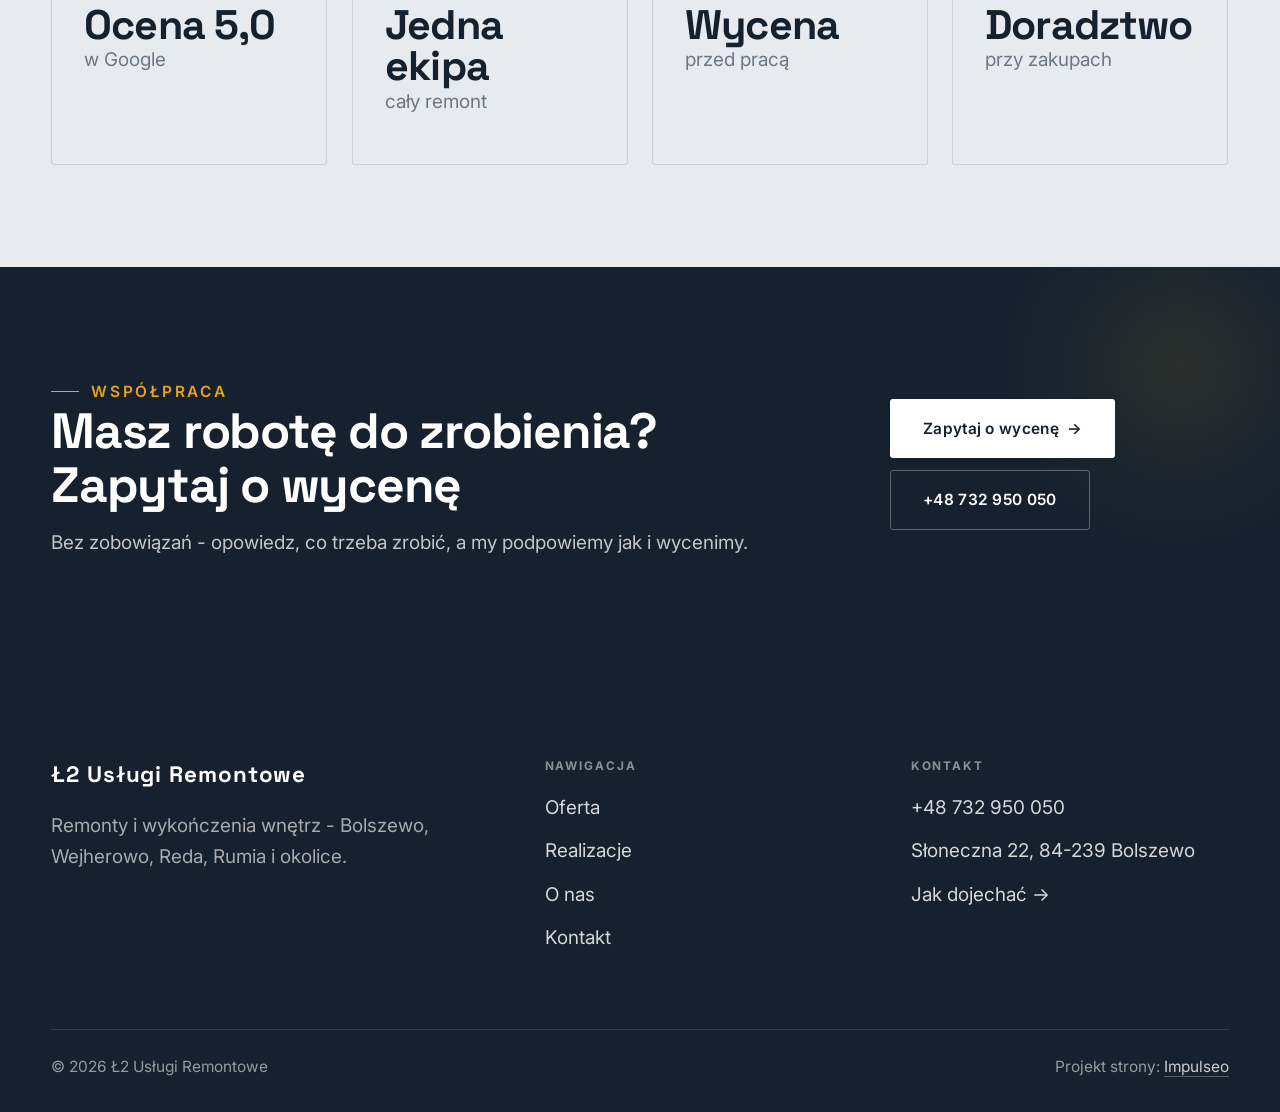
<file: o-nas.html>
<!DOCTYPE html>
<html lang="pl">
<head>
<meta charset="UTF-8">
<meta name="viewport" content="width=device-width, initial-scale=1.0">
<title>O nas - Ł2 Usługi Remontowe</title>
<meta name="description" content="Ł2 Usługi Remontowe - remonty mieszkań i wykończenia pod klucz, Bolszewo, Wejherowo i okolice: gładzie gipsowe z agregatu, malowanie natryskowe, płyty K-G, glazura i terakota, drzwi, podłogi. Wycena przed pracą. Zadzwoń i umów oględziny.">
<link rel="preconnect" href="https://fonts.googleapis.com">
<link rel="preconnect" href="https://fonts.gstatic.com" crossorigin>
<link href="https://fonts.googleapis.com/css2?family=Space+Grotesk:wght@500;600;700&family=Inter:wght@400;500;600&display=swap" rel="stylesheet">
<link rel="stylesheet" href="assets/styles.css">
</head>
<body>

<header class="nav">
  <div class="wrap nav-inner">
    <a class="brand brand-has-logo" href="index.html"><img class="brand-logo" src="img/logo.jpg" alt="Ł2 Usługi Remontowe"></a>
    <nav class="nav-links">
      <a href="oferta.html">Oferta</a>
      <a href="realizacje.html">Realizacje</a>
      <a href="o-nas.html" class="active">O nas</a>
      <a href="kontakt.html">Kontakt</a>
      <a href="tel:+48732950050" class="btn btn-accent">Zadzwoń +48 732 950 050</a>
    </nav>
    <button class="nav-toggle" aria-label="Menu"><span></span><span></span><span></span></button>
  </div>
</header>

<section class="pagehead">
  <img src="img/g8.jpg" alt="Ł2 Usługi Remontowe - Poznaj naszą ekipę">
  <div class="wrap">
    <span class="eyebrow">O nas</span>
    <h1>Poznaj naszą ekipę</h1>
    <p>Ekipa z Bolszewa pod Wejherowem - remont prowadzimy od pierwszego pomiaru po ostatnią listwę.</p>
  </div>
</section>
<section>
  <div class="wrap split">
    <div class="split-art reveal"><img src="img/about.jpg" alt="Ł2 Usługi Remontowe" loading="lazy"></div>
    <div class="split-copy reveal">
      <span class="eyebrow">Kim jesteśmy</span>
      <h2>Remont bez pilnowania, kto po kim wchodzi</h2>
      <p class="muted">Ł2 Usługi Remontowe to ekipa z Bolszewa pod Wejherowem, która prowadzi remont od pierwszego pomiaru po ostatnią listwę. Płytkarz, gipsiarz, malarz i monter to u nas jeden temat i jeden numer telefonu - nie musisz układać między nimi kolejności ani gonić za terminami.</p>
      <p class="muted">Klienci najczęściej wracają do nas z dwoma rzeczami: że wycena i termin trzymają się tego, co ustaliliśmy na starcie, oraz że można z nami pogadać o zakupach materiałów, zanim wydasz pieniądze. Pracujemy w Bolszewie i okolicy: Wejherowo, Reda, Rumia, Luzino, Gdynia.</p>
    </div>
  </div>
</section>

<section class="trust">
  <div class="wrap">
    <div class="head reveal">
      <span class="eyebrow">Na czym opieramy zaufanie</span>
      <h2>Co robi różnicę</h2>
    </div>
    <div class="trust-grid">
      <div class="trust-card reveal"><div class="big">Ocena 5,0</div><p>w Google</p></div>
      <div class="trust-card reveal"><div class="big">Jedna ekipa</div><p>cały remont</p></div>
      <div class="trust-card reveal"><div class="big">Wycena</div><p>przed pracą</p></div>
      <div class="trust-card reveal"><div class="big">Doradztwo</div><p>przy zakupach</p></div>
    </div>
  </div>
</section>
<section class="cta">
  <div class="wrap">
    <div class="reveal">
      <span class="eyebrow">Współpraca</span>
      <h2>Masz robotę do zrobienia? Zapytaj o wycenę</h2>
      <p>Bez zobowiązań - opowiedz, co trzeba zrobić, a my podpowiemy jak i wycenimy.</p>
    </div>
    <div class="cta-actions reveal">
      <a href="kontakt.html" class="btn btn-light">Zapytaj o wycenę <span class="arr">→</span></a>
      <a href="tel:+48732950050" class="btn btn-ghost" style="color:#fff;border-color:rgba(255,255,255,.3)">+48 732 950 050</a>
    </div>
  </div>
</section>

<footer>
  <div class="wrap">
    <div class="foot-grid">
      <div class="foot-brand">
        <div class="name">Ł2 Usługi Remontowe</div>
        <p>Remonty i wykończenia wnętrz - Bolszewo, Wejherowo, Reda, Rumia i okolice.</p>
      </div>
      <div class="foot-col">
        <h4>Nawigacja</h4>
        <a href="oferta.html">Oferta</a>
        <a href="realizacje.html">Realizacje</a>
        <a href="o-nas.html">O nas</a>
        <a href="kontakt.html">Kontakt</a>
      </div>
      <div class="foot-col">
        <h4>Kontakt</h4>
        <a href="tel:+48732950050">+48 732 950 050</a>
        <p>Słoneczna 22, 84-239 Bolszewo</p>
        <a href="https://maps.google.com/?cid=10091185926149018612" target="_blank" rel="noopener">Jak dojechać →</a>
      </div>
    </div>
    <div class="foot-bot">
      <span>© 2026 Ł2 Usługi Remontowe</span>
      <span>Projekt strony: <a class="foot-credit" href="https://impulseo.pl" target="_blank" rel="noopener">Impulseo</a></span>
    </div>
  </div>
</footer>
<div class="sticky-call"><a class="sc-call" href="tel:+48732950050"><svg class="ico-tel" width="16" height="16" viewBox="0 0 24 24" fill="none" aria-hidden="true"><path d="M6.6 10.8a15.5 15.5 0 0 0 6.6 6.6l2.2-2.2a1 1 0 0 1 1-.24 11.4 11.4 0 0 0 3.6.58 1 1 0 0 1 1 1V20a1 1 0 0 1-1 1A17 17 0 0 1 3 4a1 1 0 0 1 1-1h3.5a1 1 0 0 1 1 1c0 1.25.2 2.46.58 3.6a1 1 0 0 1-.25 1l-2.23 2.2Z" fill="currentColor"/></svg> Zadzwoń</a><a class="sc-quote" href="kontakt.html">Bezpłatna wycena</a></div>

<script src="assets/main.js"></script>
</body>
</html>
</file>
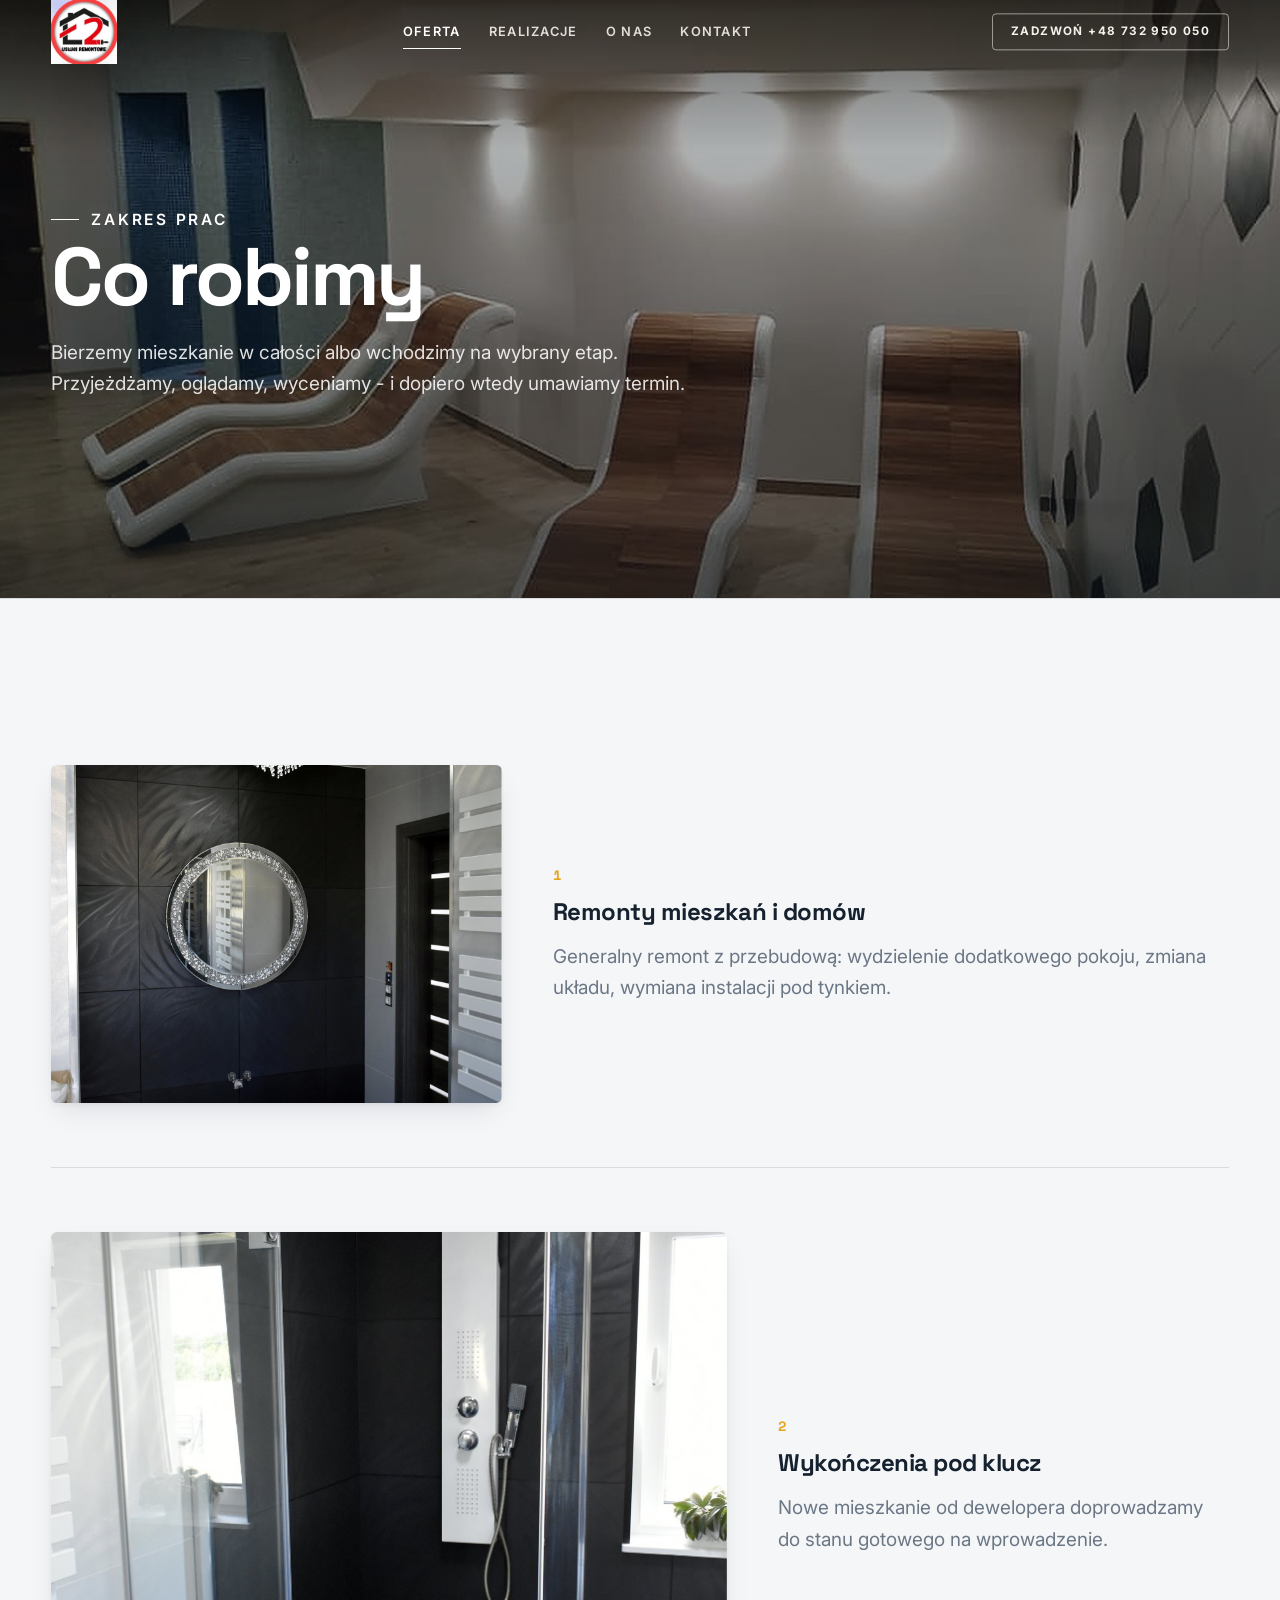
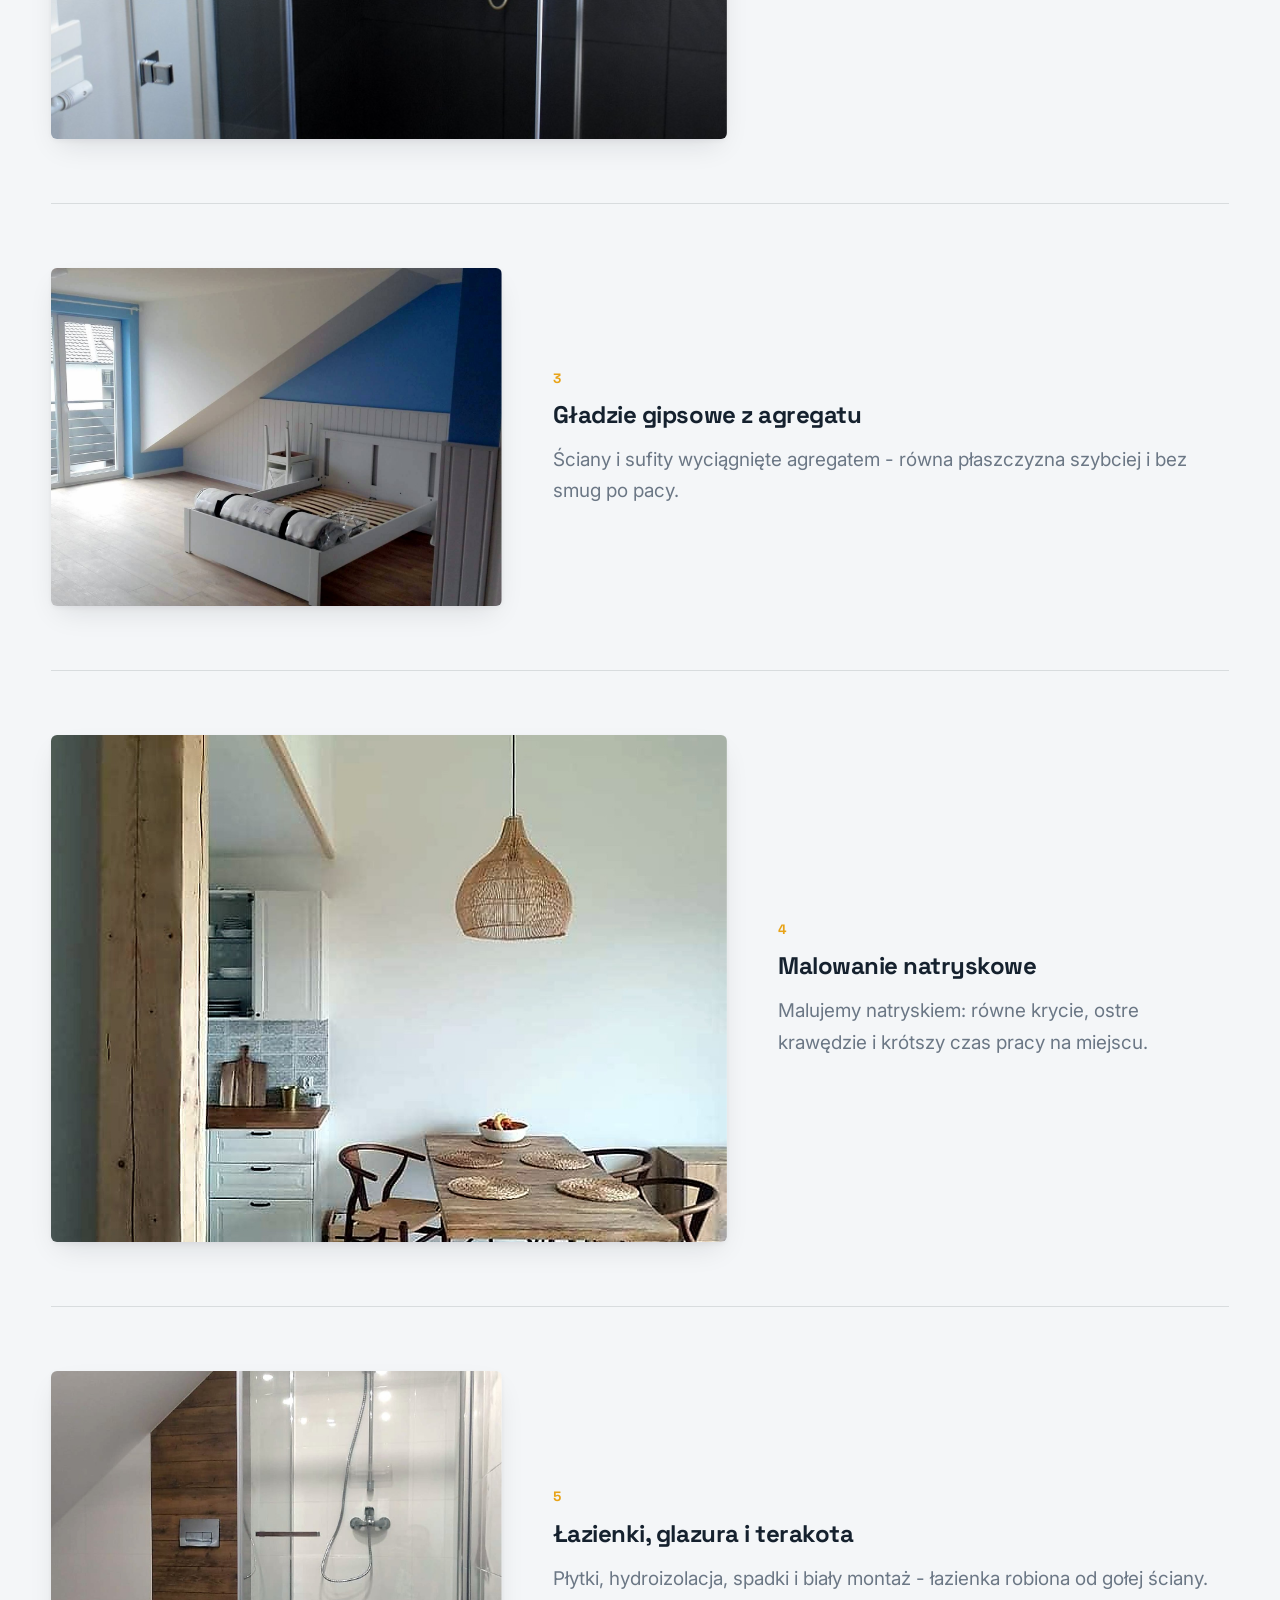
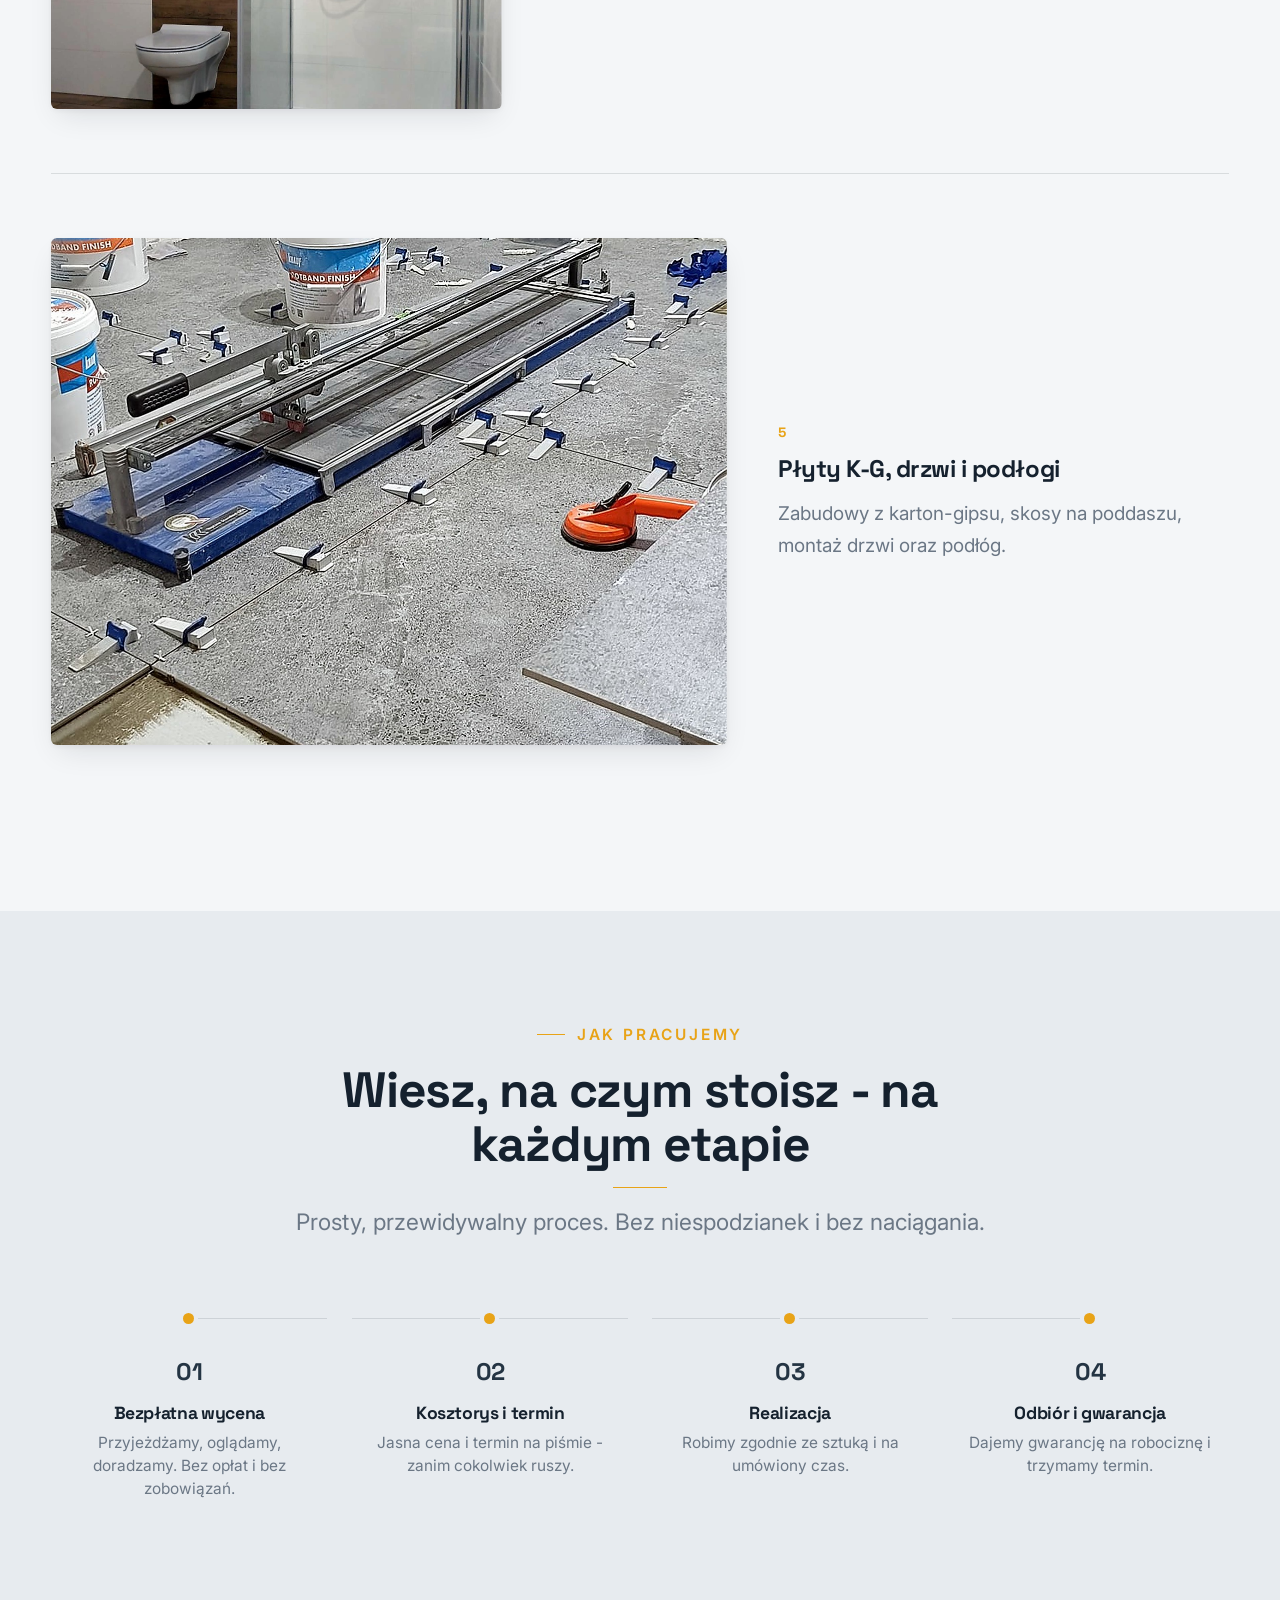
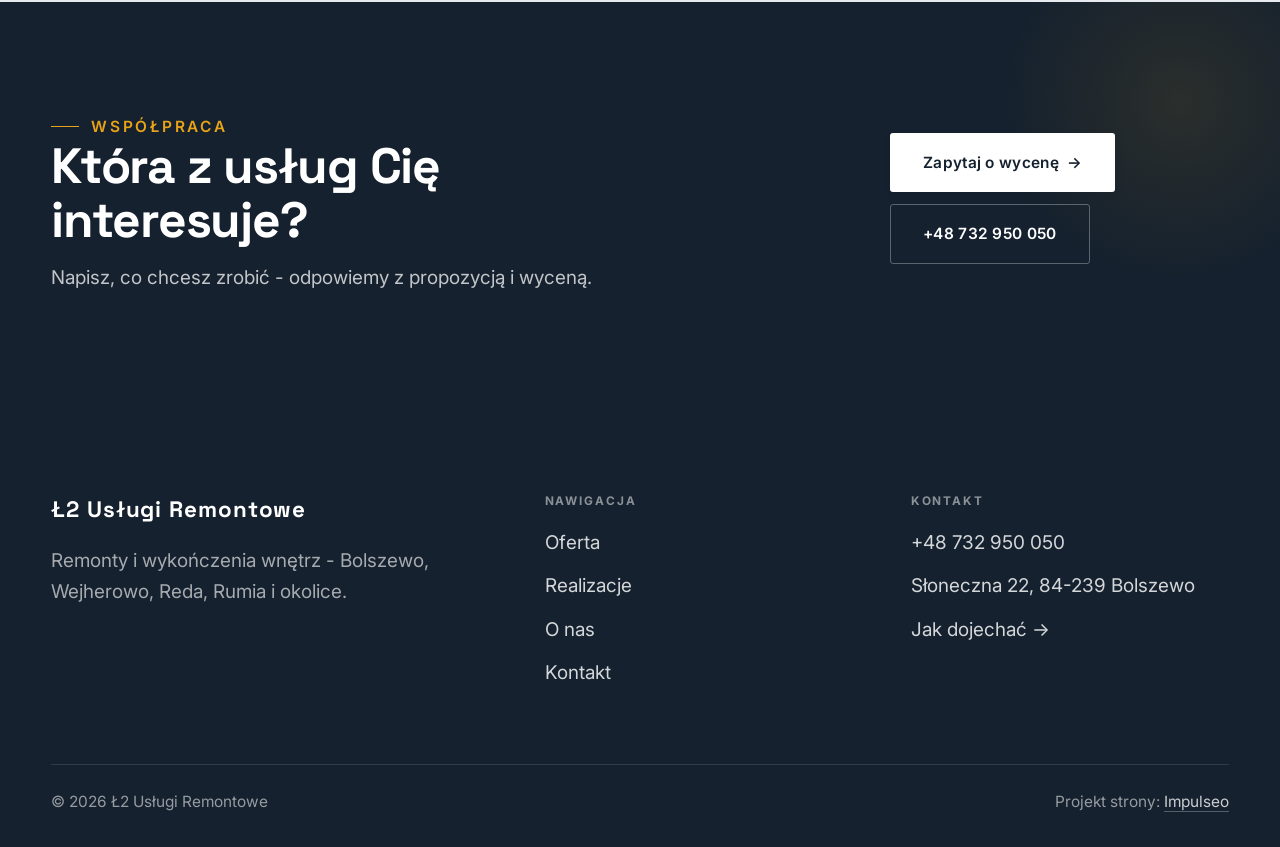
<file: oferta.html>
<!DOCTYPE html>
<html lang="pl">
<head>
<meta charset="UTF-8">
<meta name="viewport" content="width=device-width, initial-scale=1.0">
<title>Oferta - Ł2 Usługi Remontowe</title>
<meta name="description" content="Ł2 Usługi Remontowe - remonty mieszkań i wykończenia pod klucz, Bolszewo, Wejherowo i okolice: gładzie gipsowe z agregatu, malowanie natryskowe, płyty K-G, glazura i terakota, drzwi, podłogi. Wycena przed pracą. Zadzwoń i umów oględziny.">
<link rel="preconnect" href="https://fonts.googleapis.com">
<link rel="preconnect" href="https://fonts.gstatic.com" crossorigin>
<link href="https://fonts.googleapis.com/css2?family=Space+Grotesk:wght@500;600;700&family=Inter:wght@400;500;600&display=swap" rel="stylesheet">
<link rel="stylesheet" href="assets/styles.css">
</head>
<body>

<header class="nav">
  <div class="wrap nav-inner">
    <a class="brand brand-has-logo" href="index.html"><img class="brand-logo" src="img/logo.jpg" alt="Ł2 Usługi Remontowe"></a>
    <nav class="nav-links">
      <a href="oferta.html" class="active">Oferta</a>
      <a href="realizacje.html">Realizacje</a>
      <a href="o-nas.html">O nas</a>
      <a href="kontakt.html">Kontakt</a>
      <a href="tel:+48732950050" class="btn btn-accent">Zadzwoń +48 732 950 050</a>
    </nav>
    <button class="nav-toggle" aria-label="Menu"><span></span><span></span><span></span></button>
  </div>
</header>

<section class="pagehead">
  <img src="img/g7.jpg" alt="Ł2 Usługi Remontowe - Co robimy">
  <div class="wrap">
    <span class="eyebrow">Zakres prac</span>
    <h1>Co robimy</h1>
    <p>Bierzemy mieszkanie w całości albo wchodzimy na wybrany etap. Przyjeżdżamy, oglądamy, wyceniamy - i dopiero wtedy umawiamy termin.</p>
  </div>
</section>
<section>
  <div class="wrap">
    <div class="svc-row reveal">
      <div class="svc-row-art"><img src="img/g1.jpg" alt="Remonty mieszkań i domów" loading="lazy"></div>
      <div>
        <span class="num">01</span>
        <h3>Remonty mieszkań i domów</h3>
        <p class="muted">Generalny remont z przebudową: wydzielenie dodatkowego pokoju, zmiana układu, wymiana instalacji pod tynkiem.</p>
      </div>
    </div>
    <div class="svc-row rev reveal">
      <div class="svc-row-art"><img src="img/g2.jpg" alt="Wykończenia pod klucz" loading="lazy"></div>
      <div>
        <span class="num">02</span>
        <h3>Wykończenia pod klucz</h3>
        <p class="muted">Nowe mieszkanie od dewelopera doprowadzamy do stanu gotowego na wprowadzenie.</p>
      </div>
    </div>
    <div class="svc-row reveal">
      <div class="svc-row-art"><img src="img/g3.jpg" alt="Gładzie gipsowe z agregatu" loading="lazy"></div>
      <div>
        <span class="num">03</span>
        <h3>Gładzie gipsowe z agregatu</h3>
        <p class="muted">Ściany i sufity wyciągnięte agregatem - równa płaszczyzna szybciej i bez smug po pacy.</p>
      </div>
    </div>
    <div class="svc-row rev reveal">
      <div class="svc-row-art"><img src="img/g4.jpg" alt="Malowanie natryskowe" loading="lazy"></div>
      <div>
        <span class="num">04</span>
        <h3>Malowanie natryskowe</h3>
        <p class="muted">Malujemy natryskiem: równe krycie, ostre krawędzie i krótszy czas pracy na miejscu.</p>
      </div>
    </div>
    <div class="svc-row reveal">
      <div class="svc-row-art"><img src="img/g5.jpg" alt="Łazienki, glazura i terakota" loading="lazy"></div>
      <div>
        <span class="num">05</span>
        <h3>Łazienki, glazura i terakota</h3>
        <p class="muted">Płytki, hydroizolacja, spadki i biały montaż - łazienka robiona od gołej ściany.</p>
      </div>
    </div>
    <div class="svc-row rev reveal">
      <div class="svc-row-art"><img src="img/g6.jpg" alt="Płyty K-G, drzwi i podłogi" loading="lazy"></div>
      <div>
        <span class="num">06</span>
        <h3>Płyty K-G, drzwi i podłogi</h3>
        <p class="muted">Zabudowy z karton-gipsu, skosy na poddaszu, montaż drzwi oraz podłóg.</p>
      </div>
    </div>
  </div>
</section>
<section class="proces">
  <div class="wrap">
    <div class="head center reveal">
      <span class="eyebrow">Jak pracujemy</span>
      <h2>Wiesz, na czym stoisz - na każdym etapie</h2>
      <p>Prosty, przewidywalny proces. Bez niespodzianek i bez naciągania.</p>
    </div>
    <ol class="proces-line">
      <li class="reveal"><span class="pno">01</span><h3>Bezpłatna wycena</h3><p>Przyjeżdżamy, oglądamy, doradzamy. Bez opłat i bez zobowiązań.</p></li>
      <li class="reveal"><span class="pno">02</span><h3>Kosztorys i termin</h3><p>Jasna cena i termin na piśmie - zanim cokolwiek ruszy.</p></li>
      <li class="reveal"><span class="pno">03</span><h3>Realizacja</h3><p>Robimy zgodnie ze sztuką i na umówiony czas.</p></li>
      <li class="reveal"><span class="pno">04</span><h3>Odbiór i gwarancja</h3><p>Dajemy gwarancję na robociznę i trzymamy termin.</p></li>
    </ol>
  </div>
</section>
<section class="cta">
  <div class="wrap">
    <div class="reveal">
      <span class="eyebrow">Współpraca</span>
      <h2>Która z usług Cię interesuje?</h2>
      <p>Napisz, co chcesz zrobić - odpowiemy z propozycją i wyceną.</p>
    </div>
    <div class="cta-actions reveal">
      <a href="kontakt.html" class="btn btn-light">Zapytaj o wycenę <span class="arr">→</span></a>
      <a href="tel:+48732950050" class="btn btn-ghost" style="color:#fff;border-color:rgba(255,255,255,.3)">+48 732 950 050</a>
    </div>
  </div>
</section>

<footer>
  <div class="wrap">
    <div class="foot-grid">
      <div class="foot-brand">
        <div class="name">Ł2 Usługi Remontowe</div>
        <p>Remonty i wykończenia wnętrz - Bolszewo, Wejherowo, Reda, Rumia i okolice.</p>
      </div>
      <div class="foot-col">
        <h4>Nawigacja</h4>
        <a href="oferta.html">Oferta</a>
        <a href="realizacje.html">Realizacje</a>
        <a href="o-nas.html">O nas</a>
        <a href="kontakt.html">Kontakt</a>
      </div>
      <div class="foot-col">
        <h4>Kontakt</h4>
        <a href="tel:+48732950050">+48 732 950 050</a>
        <p>Słoneczna 22, 84-239 Bolszewo</p>
        <a href="https://maps.google.com/?cid=10091185926149018612" target="_blank" rel="noopener">Jak dojechać →</a>
      </div>
    </div>
    <div class="foot-bot">
      <span>© 2026 Ł2 Usługi Remontowe</span>
      <span>Projekt strony: <a class="foot-credit" href="https://impulseo.pl" target="_blank" rel="noopener">Impulseo</a></span>
    </div>
  </div>
</footer>
<div class="sticky-call"><a class="sc-call" href="tel:+48732950050"><svg class="ico-tel" width="16" height="16" viewBox="0 0 24 24" fill="none" aria-hidden="true"><path d="M6.6 10.8a15.5 15.5 0 0 0 6.6 6.6l2.2-2.2a1 1 0 0 1 1-.24 11.4 11.4 0 0 0 3.6.58 1 1 0 0 1 1 1V20a1 1 0 0 1-1 1A17 17 0 0 1 3 4a1 1 0 0 1 1-1h3.5a1 1 0 0 1 1 1c0 1.25.2 2.46.58 3.6a1 1 0 0 1-.25 1l-2.23 2.2Z" fill="currentColor"/></svg> Zadzwoń</a><a class="sc-quote" href="kontakt.html">Bezpłatna wycena</a></div>

<script src="assets/main.js"></script>
</body>
</html>
</file>
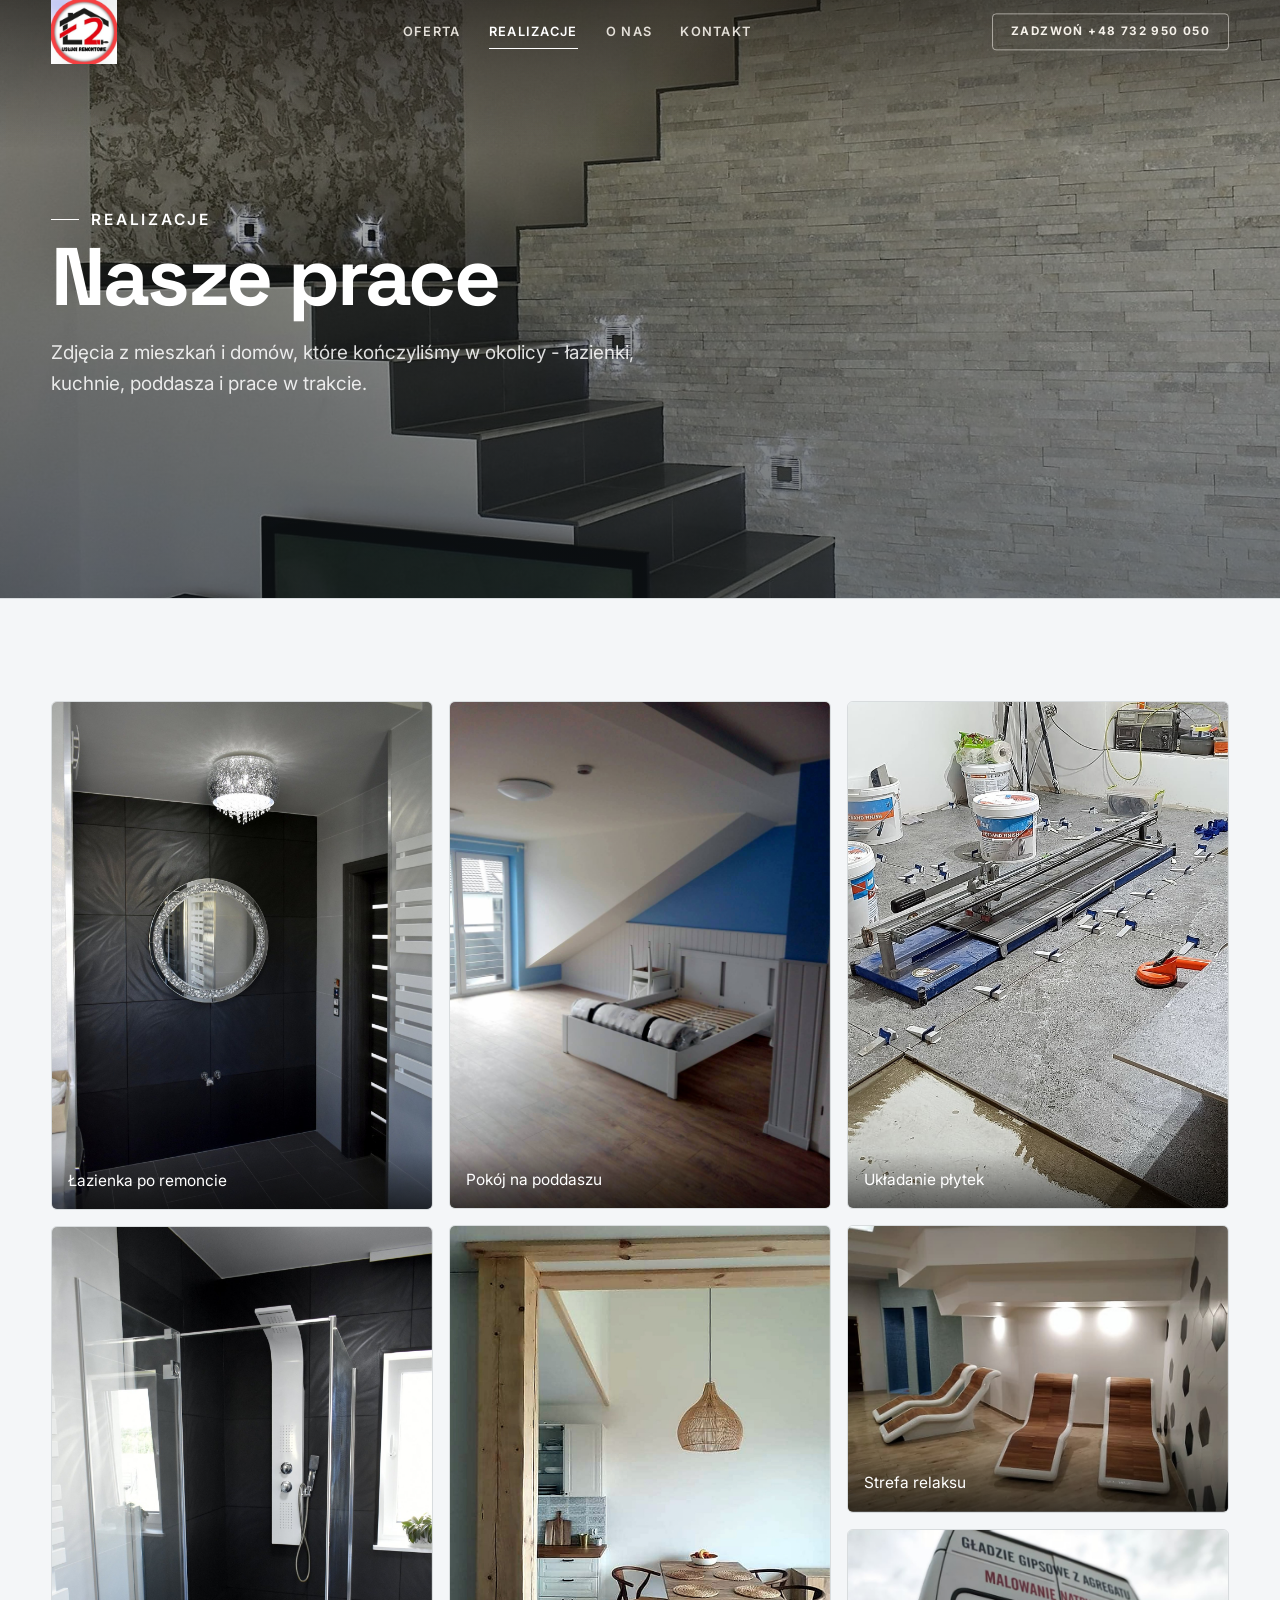
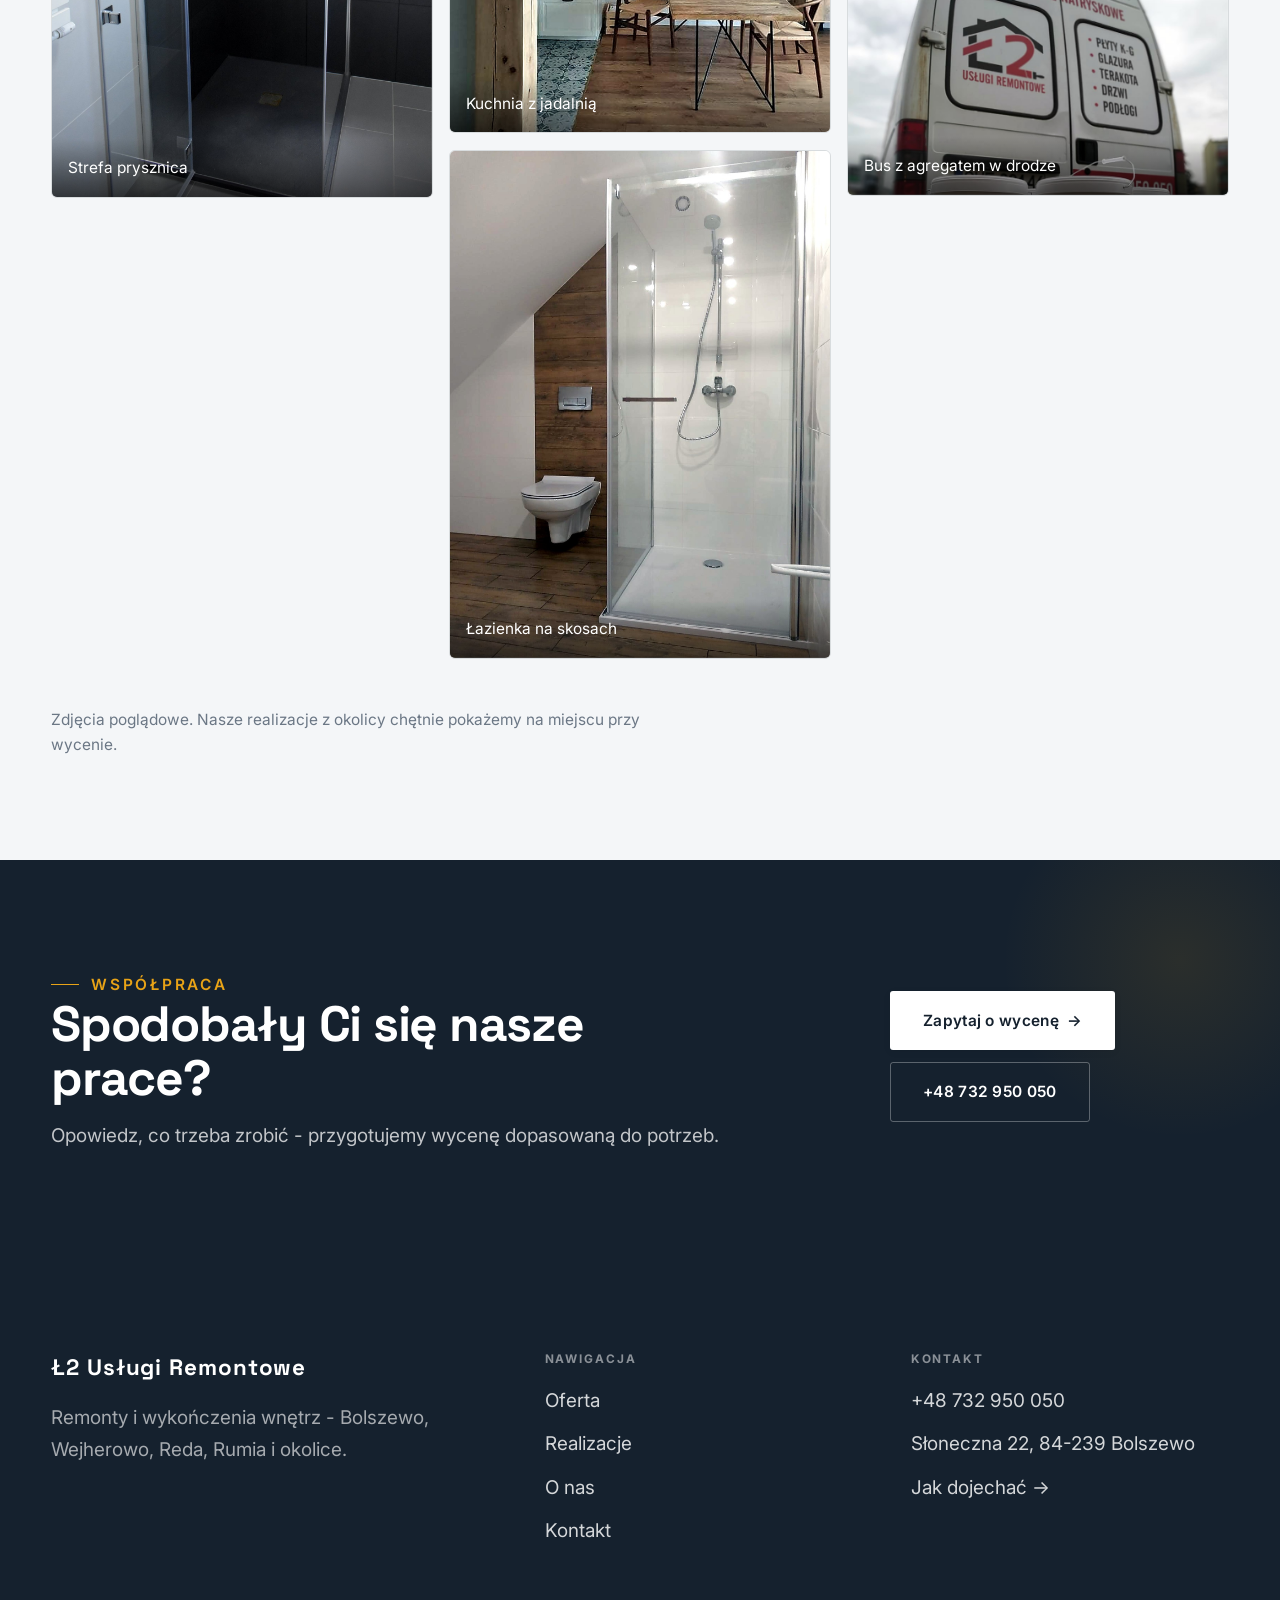
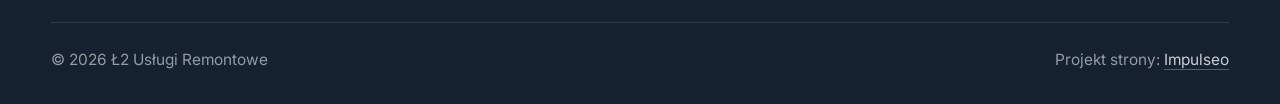
<file: realizacje.html>
<!DOCTYPE html>
<html lang="pl">
<head>
<meta charset="UTF-8">
<meta name="viewport" content="width=device-width, initial-scale=1.0">
<title>Realizacje - Ł2 Usługi Remontowe</title>
<meta name="description" content="Realizacje Ł2 Usługi Remontowe: Łazienka po remoncie, Strefa prysznica, Pokój na poddaszu, Kuchnia z jadalnią, Łazienka na skosach">
<link rel="preconnect" href="https://fonts.googleapis.com">
<link rel="preconnect" href="https://fonts.gstatic.com" crossorigin>
<link href="https://fonts.googleapis.com/css2?family=Space+Grotesk:wght@500;600;700&family=Inter:wght@400;500;600&display=swap" rel="stylesheet">
<link rel="stylesheet" href="assets/styles.css">
</head>
<body>

<header class="nav">
  <div class="wrap nav-inner">
    <a class="brand brand-has-logo" href="index.html"><img class="brand-logo" src="img/logo.jpg" alt="Ł2 Usługi Remontowe"></a>
    <nav class="nav-links">
      <a href="oferta.html">Oferta</a>
      <a href="realizacje.html" class="active">Realizacje</a>
      <a href="o-nas.html">O nas</a>
      <a href="kontakt.html">Kontakt</a>
      <a href="tel:+48732950050" class="btn btn-accent">Zadzwoń +48 732 950 050</a>
    </nav>
    <button class="nav-toggle" aria-label="Menu"><span></span><span></span><span></span></button>
  </div>
</header>

<section class="pagehead">
  <img src="img/about.jpg" alt="Ł2 Usługi Remontowe - Nasze prace">
  <div class="wrap">
    <span class="eyebrow">Realizacje</span>
    <h1>Nasze prace</h1>
    <p>Zdjęcia z mieszkań i domów, które kończyliśmy w okolicy - łazienki, kuchnie, poddasza i prace w trakcie.</p>
  </div>
</section>
<section>
  <div class="wrap">
    <div class="gallery-masonry">
      <figure class="m-tile reveal"><img src="img/g1.jpg" alt="Łazienka po remoncie" loading="lazy"><div class="cap">Łazienka po remoncie</div></figure>
      <figure class="m-tile reveal"><img src="img/g2.jpg" alt="Strefa prysznica" loading="lazy"><div class="cap">Strefa prysznica</div></figure>
      <figure class="m-tile reveal"><img src="img/g3.jpg" alt="Pokój na poddaszu" loading="lazy"><div class="cap">Pokój na poddaszu</div></figure>
      <figure class="m-tile reveal"><img src="img/g4.jpg" alt="Kuchnia z jadalnią" loading="lazy"><div class="cap">Kuchnia z jadalnią</div></figure>
      <figure class="m-tile reveal"><img src="img/g5.jpg" alt="Łazienka na skosach" loading="lazy"><div class="cap">Łazienka na skosach</div></figure>
      <figure class="m-tile reveal"><img src="img/g6.jpg" alt="Układanie płytek" loading="lazy"><div class="cap">Układanie płytek</div></figure>
      <figure class="m-tile reveal"><img src="img/g7.jpg" alt="Strefa relaksu" loading="lazy"><div class="cap">Strefa relaksu</div></figure>
      <figure class="m-tile reveal"><img src="img/g8.jpg" alt="Bus z agregatem w drodze" loading="lazy"><div class="cap">Bus z agregatem w drodze</div></figure>
    </div>
    <p class="muted reveal" style="margin-top:var(--space-7);font-size:var(--text-sm);max-width:62ch">Zdjęcia poglądowe. Nasze realizacje z okolicy chętnie pokażemy na miejscu przy wycenie.</p>
  </div>
</section>
<section class="cta">
  <div class="wrap">
    <div class="reveal">
      <span class="eyebrow">Współpraca</span>
      <h2>Spodobały Ci się nasze prace?</h2>
      <p>Opowiedz, co trzeba zrobić - przygotujemy wycenę dopasowaną do potrzeb.</p>
    </div>
    <div class="cta-actions reveal">
      <a href="kontakt.html" class="btn btn-light">Zapytaj o wycenę <span class="arr">→</span></a>
      <a href="tel:+48732950050" class="btn btn-ghost" style="color:#fff;border-color:rgba(255,255,255,.3)">+48 732 950 050</a>
    </div>
  </div>
</section>

<footer>
  <div class="wrap">
    <div class="foot-grid">
      <div class="foot-brand">
        <div class="name">Ł2 Usługi Remontowe</div>
        <p>Remonty i wykończenia wnętrz - Bolszewo, Wejherowo, Reda, Rumia i okolice.</p>
      </div>
      <div class="foot-col">
        <h4>Nawigacja</h4>
        <a href="oferta.html">Oferta</a>
        <a href="realizacje.html">Realizacje</a>
        <a href="o-nas.html">O nas</a>
        <a href="kontakt.html">Kontakt</a>
      </div>
      <div class="foot-col">
        <h4>Kontakt</h4>
        <a href="tel:+48732950050">+48 732 950 050</a>
        <p>Słoneczna 22, 84-239 Bolszewo</p>
        <a href="https://maps.google.com/?cid=10091185926149018612" target="_blank" rel="noopener">Jak dojechać →</a>
      </div>
    </div>
    <div class="foot-bot">
      <span>© 2026 Ł2 Usługi Remontowe</span>
      <span>Projekt strony: <a class="foot-credit" href="https://impulseo.pl" target="_blank" rel="noopener">Impulseo</a></span>
    </div>
  </div>
</footer>
<div class="sticky-call"><a class="sc-call" href="tel:+48732950050"><svg class="ico-tel" width="16" height="16" viewBox="0 0 24 24" fill="none" aria-hidden="true"><path d="M6.6 10.8a15.5 15.5 0 0 0 6.6 6.6l2.2-2.2a1 1 0 0 1 1-.24 11.4 11.4 0 0 0 3.6.58 1 1 0 0 1 1 1V20a1 1 0 0 1-1 1A17 17 0 0 1 3 4a1 1 0 0 1 1-1h3.5a1 1 0 0 1 1 1c0 1.25.2 2.46.58 3.6a1 1 0 0 1-.25 1l-2.23 2.2Z" fill="currentColor"/></svg> Zadzwoń</a><a class="sc-quote" href="kontakt.html">Bezpłatna wycena</a></div>

<script src="assets/main.js"></script>
</body>
</html>
</file>
<file: assets/styles.css>
/* ============================================================
   STOLBASZ — premium, architektoniczny B2B fit-out
   Jasna paleta, zero brązu. System wg premium-web-craft.
   Projekt strony: Impulseo (impulseo.pl)
   ============================================================ */

:root{
  /* PALETA — jasna, architektoniczna, chłodna */
  --paper:#F4F6F8;          /* główne tło */
  --paper-2:#E7EBEF;        /* sekcje alternatywne (chłodny jasny szary) */
  --paper-3:#E7EBEF;        /* delikatne wypełnienia */
  --ink:#15212E;            /* tekst główny — chłodny grafit */
  --ink-soft:#243443;       /* nagłówki drugorzędne */
  --muted:#6B7785;          /* tekst poboczny */
  --line:rgba(21,33,46,.12);/* hairline */
  --accent:#E8A317;         /* stonowany petrol-slate — jedyny akcent */
  --accent-d:#C9870C;
  --accent-soft:rgba(232,163,23,.10);
  --dark:#15212E;           /* sekcje ciemne (stopka/CTA) */

  /* ODSTĘPY — skala 4/8 */
  --space-1:4px; --space-2:8px; --space-3:12px; --space-4:16px; --space-5:24px;
  --space-6:32px; --space-7:48px; --space-8:64px; --space-9:96px; --space-10:128px;

  /* TYPOGRAFIA — fluid clamp() (skala podbita 16.07.2026: większe, czytelniejsze litery — uwaga Adama) */
  --text-sm:clamp(.9rem,.87rem + .12vw,1rem);
  --text-base:clamp(1.08rem,1.04rem + .18vw,1.2rem);
  --text-lg:clamp(1.24rem,1.15rem + .34vw,1.44rem);
  --text-h3:clamp(1.34rem,1.22rem + .55vw,1.66rem);
  --text-h2:clamp(2.1rem,1.66rem + 2.1vw,3.1rem);
  --text-h1:clamp(2.9rem,2.1rem + 4vw,5.1rem);

  /* PROMIENIE — architektoniczne, raczej ostre */
  --r-sm:3px; --r-md:6px; --r-lg:10px;

  /* RUCH */
  --ease:cubic-bezier(.25,.46,.45,.94); --dur:.24s;

  /* CIENIE — miękkie, warstwowe */
  --sh-sm:0 1px 2px rgba(16,24,32,.04), 0 2px 8px rgba(16,24,32,.05);
  --sh-md:0 2px 6px rgba(16,24,32,.05), 0 12px 28px -8px rgba(16,24,32,.12);
  --sh-lg:0 6px 14px rgba(16,24,32,.07), 0 26px 56px -18px rgba(16,24,32,.22);

  --hairline:1px solid var(--line);

  --font-display:'Space Grotesk','Inter',sans-serif;
  --font-body:'Inter',sans-serif;
}

*{box-sizing:border-box;margin:0;padding:0}
html{scroll-behavior:smooth}
body{
  font-family:var(--font-body);
  font-size:var(--text-base);
  line-height:1.65;
  color:var(--ink);
  background:var(--paper);
  -webkit-font-smoothing:antialiased;
  text-rendering:optimizeLegibility;
}
img{max-width:100%;display:block}
a{color:inherit;text-decoration:none}

.wrap{width:min(92%,1180px);margin-inline:auto}
section{padding-block:clamp(52px,6.5vw,96px)}

h1,h2,h3{font-family:var(--font-display);font-weight:700;line-height:1.08;letter-spacing:-.02em;color:var(--ink)}
h1{font-size:var(--text-h1);letter-spacing:-.035em}
h2{font-size:var(--text-h2);letter-spacing:-.025em}
h3{font-size:var(--text-h3)}
p{max-width:65ch}

.eyebrow{
  font-family:var(--font-body);
  font-size:var(--text-sm);
  font-weight:600;
  letter-spacing:.18em;
  text-transform:uppercase;
  color:var(--accent);
  display:inline-flex;align-items:center;gap:var(--space-3);
}
.eyebrow::before{content:"";width:28px;height:1px;background:var(--accent);display:inline-block}

.muted{color:var(--muted)}
.lead{font-size:var(--text-lg);line-height:1.55;color:var(--ink-soft);max-width:50ch}

/* ---------- BUTTONS ---------- */
.btn{
  display:inline-flex;align-items:center;gap:var(--space-2);
  font-weight:600;font-size:var(--text-sm);letter-spacing:.02em;
  padding:var(--space-4) var(--space-6);
  border-radius:var(--r-sm);
  transition:transform var(--dur) var(--ease),box-shadow var(--dur) var(--ease),background var(--dur) var(--ease);
  cursor:pointer;border:1px solid transparent;
}
.btn-accent{background:var(--accent);color:#fff;box-shadow:var(--sh-sm)}
.btn-accent:hover{background:var(--accent-d);transform:translateY(-2px);box-shadow:var(--sh-md)}
.btn-accent:active{transform:translateY(0);box-shadow:var(--sh-sm)}
.btn-ghost{background:transparent;color:var(--ink);border-color:var(--line)}
.btn-ghost:hover{border-color:var(--accent);color:var(--accent);transform:translateY(-2px)}
.btn-light{background:#fff;color:var(--ink);box-shadow:var(--sh-sm)}
.btn-light:hover{transform:translateY(-2px);box-shadow:var(--sh-md)}
.btn .arr{transition:transform var(--dur) var(--ease)}
.btn:hover .arr{transform:translateX(4px)}

/* ---------- NAV ---------- */
.nav{
  position:sticky;top:0;z-index:50;
  background:color-mix(in srgb,var(--paper) 88%,transparent);
  backdrop-filter:saturate(140%) blur(10px);
  border-bottom:var(--hairline);
}
.nav-inner{display:flex;align-items:center;justify-content:space-between;height:72px}
.brand{display:flex;flex-direction:column;line-height:1}
.brand .name{font-family:var(--font-display);font-weight:800;font-size:1.35rem;letter-spacing:.04em}
.brand .sub{font-size:.62rem;letter-spacing:.34em;text-transform:uppercase;color:var(--muted);margin-top:5px}
.nav-links{display:flex;align-items:center;gap:var(--space-6)}
.nav-links a{font-size:var(--text-sm);font-weight:500;color:var(--ink-soft);position:relative;padding-block:4px;transition:color var(--dur) var(--ease)}
.nav-links a::after{content:"";position:absolute;left:0;bottom:0;width:0;height:1.5px;background:var(--accent);transition:width var(--dur) var(--ease)}
.nav-links a:hover,.nav-links a.active{color:var(--ink)}
.nav-links a:hover::after,.nav-links a.active::after{width:100%}
.nav-links .btn{padding:var(--space-2) var(--space-5)}
/* przyciski w nav: właściwy kolor (przebij .nav-links a) + bez podkreślenia */
.nav-links a.btn-accent{color:#fff}
.nav-links a.btn-ghost,.nav-links a.btn-light{color:var(--ink)}
.nav-links a.btn::after{display:none}
.nav-toggle{display:none;background:none;border:none;cursor:pointer;flex-direction:column;gap:5px;padding:8px}
.nav-toggle span{width:24px;height:2px;background:var(--ink);transition:var(--dur)}

/* ---------- HERO (split) ---------- */
.hero{position:relative;overflow:hidden;border-bottom:var(--hairline)}
.hero-grid{display:grid;grid-template-columns:1.05fr .95fr;gap:clamp(24px,4vw,60px);align-items:center;
  padding-block:clamp(36px,4.5vw,64px)}
.hero-copy .eyebrow{margin-bottom:var(--space-5)}
.hero-copy h1{margin-bottom:var(--space-5)}
.hero-copy .lead{margin-bottom:var(--space-7)}
.hero-actions{display:flex;flex-wrap:wrap;gap:var(--space-4)}
.hero-art{position:relative;aspect-ratio:4/3;border-radius:var(--r-lg);overflow:hidden;box-shadow:var(--sh-lg)}
.hero-art img{width:100%;height:100%;object-fit:cover}
.hero-art::after{content:"";position:absolute;inset:0;background:linear-gradient(180deg,transparent 55%,rgba(18,24,28,.28))}
.hero-badge{position:absolute;left:var(--space-5);bottom:var(--space-5);z-index:2;
  background:rgba(252,252,251,.94);backdrop-filter:blur(4px);
  border-radius:var(--r-md);padding:var(--space-4) var(--space-5);box-shadow:var(--sh-md);max-width:78%}
.hero-badge strong{display:block;font-family:var(--font-display);font-size:1rem;letter-spacing:-.01em}
.hero-badge span{font-size:var(--text-sm);color:var(--muted)}

/* ---------- HERO duży / kinowy (strona główna) ---------- */
.hero-cine{position:relative;min-height:clamp(560px,82vh,840px);min-height:clamp(560px,82svh,840px);display:flex;align-items:center;overflow:hidden;border-bottom:var(--hairline)}
.hero-cine>img{position:absolute;inset:0;width:100%;height:100%;object-fit:cover;z-index:0}
.hero-cine::after{content:"";position:absolute;inset:0;z-index:1;
  background:linear-gradient(95deg,rgba(13,18,23,.86) 0%,rgba(13,18,23,.64) 32%,rgba(13,18,23,.24) 62%,rgba(13,18,23,.04) 100%)}
.hero-cine .wrap{position:relative;z-index:2;padding-block:var(--space-8)}
.hero-cine .hero-copy{max-width:660px}
.hero-cine .eyebrow{color:#fff;margin-bottom:var(--space-5)}
.hero-cine .eyebrow::before{background:#fff}
.hero-cine h1{color:#fff;margin-bottom:var(--space-5);font-size:clamp(2.9rem,2rem + 4.4vw,5.2rem)}
.hero-cine .lead{color:rgba(255,255,255,.92);max-width:48ch;margin-bottom:var(--space-7)}
.hero-cine .hero-actions{display:flex;flex-wrap:wrap;gap:var(--space-4)}
@media(max-width:680px){
  .hero-cine{min-height:clamp(520px,76vh,640px);min-height:clamp(520px,76svh,640px);align-items:flex-end}
  .hero-cine::after{background:linear-gradient(0deg,rgba(13,18,23,.9) 6%,rgba(13,18,23,.45) 55%,rgba(13,18,23,.25) 100%)}
  .hero-cine .wrap{padding-bottom:var(--space-9)}
}

/* full-bleed hero variant (podstrony) */
.pagehead{position:relative;min-height:46vh;min-height:46svh;display:flex;align-items:flex-end;overflow:hidden;border-bottom:var(--hairline)}
.pagehead img{position:absolute;inset:0;width:100%;height:100%;object-fit:cover}
.pagehead::after{content:"";position:absolute;inset:0;background:linear-gradient(180deg,rgba(18,24,28,.25),rgba(18,24,28,.62))}
.pagehead .wrap{position:relative;z-index:2;padding-block:var(--space-9);color:#fff}
.pagehead h1{color:#fff;max-width:18ch}
.pagehead .eyebrow{color:#fff}
.pagehead .eyebrow::before{background:#fff}
.pagehead p{color:rgba(255,255,255,.86);margin-top:var(--space-4);max-width:54ch}

/* ---------- STRIP (pasek skrótów / liczby) ---------- */
.strip{background:var(--dark);color:#fff}
.strip .wrap{display:grid;grid-template-columns:repeat(4,1fr);gap:var(--space-6);padding-block:var(--space-8)}
.strip .item .k{font-family:var(--font-display);font-size:clamp(1.6rem,1.2rem + 1.4vw,2.4rem);font-weight:800;letter-spacing:-.02em;color:#fff}
.strip .item .v{font-size:var(--text-sm);color:rgba(255,255,255,.66);margin-top:var(--space-2);line-height:1.45}
.strip .item{border-left:2px solid var(--accent);padding-left:var(--space-5)}

/* ---------- SECTION HEAD ---------- */
.head{max-width:48rem;margin-bottom:var(--space-8)}
.head.center{margin-inline:auto;text-align:center}
.head .eyebrow{margin-bottom:var(--space-4)}
.head h2{margin-bottom:var(--space-4)}
.head p{color:var(--muted);font-size:var(--text-lg);line-height:1.55}
.head.center p{margin-inline:auto}

/* ---------- INTRO SPLIT ---------- */
.split{display:grid;grid-template-columns:.92fr 1.08fr;gap:clamp(28px,5vw,80px);align-items:center}
.split.rev{grid-template-columns:1.08fr .92fr}
.split.rev .split-art{order:-1}
.split-art{position:relative;aspect-ratio:5/4;border-radius:var(--r-lg);overflow:hidden;box-shadow:var(--sh-lg)}
.split-art img{width:100%;height:100%;object-fit:cover}
.split-copy h2{margin-bottom:var(--space-5)}
.split-copy p+p{margin-top:var(--space-4)}
.split-copy .btn{margin-top:var(--space-6)}

/* ---------- SERVICES (zakres) ---------- */
.svc-grid{display:grid;grid-template-columns:repeat(auto-fit,minmax(280px,1fr));gap:var(--space-5)}
.svc{background:#fff;border:var(--hairline);border-radius:var(--r-md);padding:var(--space-7) var(--space-6);
  transition:transform var(--dur) var(--ease),box-shadow var(--dur) var(--ease),border-color var(--dur) var(--ease);
  position:relative;overflow:hidden}
.svc::before{content:"";position:absolute;left:0;top:0;width:3px;height:0;background:var(--accent);transition:height var(--dur) var(--ease)}
.svc:hover{transform:translateY(-4px);box-shadow:var(--sh-md);border-color:transparent}
.svc:hover::before{height:100%}
.svc .ic{font-family:var(--font-display);font-size:.8rem;font-weight:700;letter-spacing:.12em;color:var(--accent);margin-bottom:var(--space-4)}
.svc h3{margin-bottom:var(--space-3);font-size:1.22rem}
.svc p{color:var(--muted);font-size:var(--text-base);line-height:1.6}

/* big detailed service rows */
.svc-row{display:grid;grid-template-columns:.8fr 1.2fr;gap:clamp(20px,4vw,60px);align-items:center;padding-block:var(--space-8)}
.svc-row+.svc-row{border-top:var(--hairline)}
.svc-row.rev{grid-template-columns:1.2fr .8fr}
.svc-row.rev .svc-row-art{order:-1}
.svc-row-art{aspect-ratio:4/3;border-radius:var(--r-md);overflow:hidden;box-shadow:var(--sh-md)}
.svc-row-art img{width:100%;height:100%;object-fit:cover}
.svc-row h3{font-size:1.5rem;margin-bottom:var(--space-4)}
.svc-row .num{font-family:var(--font-display);font-size:.85rem;font-weight:700;letter-spacing:.14em;color:var(--accent);display:block;margin-bottom:var(--space-3)}
.svc-row ul{list-style:none;margin-top:var(--space-4);display:flex;flex-direction:column;gap:var(--space-2)}
.svc-row li{position:relative;padding-left:var(--space-5);color:var(--muted);font-size:var(--text-base)}
.svc-row li::before{content:"";position:absolute;left:0;top:.62em;width:8px;height:1px;background:var(--accent)}

/* ---------- GALLERY (realizacje) ---------- */
.gallery{display:grid;grid-template-columns:repeat(12,1fr);gap:var(--space-4);grid-auto-rows:200px}
/* GALERIA MASONRY — pionowe zdjęcia (portrety beauty/wellness) bez przycinania: kolumny, height auto */
.gallery-masonry{column-count:3;column-gap:var(--space-4)}
@media(max-width:900px){.gallery-masonry{column-count:2}}
@media(max-width:560px){.gallery-masonry{column-count:1}}
.gallery-masonry .m-tile{break-inside:avoid;margin:0 0 var(--space-4);padding:0;position:relative;overflow:hidden;border-radius:var(--r-md);border:1px solid var(--line)}
.gallery-masonry .m-tile img{width:100%;height:auto;display:block}
.gallery-masonry .m-tile .cap{position:absolute;left:0;right:0;bottom:0;padding:var(--space-4);color:#fff;background:linear-gradient(0deg,rgba(0,0,0,.55),transparent);font-size:var(--text-sm)}
.gallery-masonry .m-tile .cap small{display:block;font-weight:400;opacity:.78;letter-spacing:.04em;text-transform:uppercase;font-size:.66rem;margin-top:3px}
.tile{position:relative;overflow:hidden;border-radius:var(--r-md);box-shadow:var(--sh-sm);
  transition:transform var(--dur) var(--ease),box-shadow var(--dur) var(--ease)}
.tile img{width:100%;height:100%;object-fit:cover;transition:transform .6s var(--ease)}
.tile:hover{box-shadow:var(--sh-md)}
.tile:hover img{transform:scale(1.05)}
.tile .cap{position:absolute;left:0;right:0;bottom:0;padding:var(--space-5) var(--space-4) var(--space-4);
  background:linear-gradient(transparent,rgba(18,24,28,.78));color:#fff;
  font-size:var(--text-sm);font-weight:600;letter-spacing:.01em;
  opacity:0;transform:translateY(8px);transition:var(--dur) var(--ease)}
.tile:hover .cap{opacity:1;transform:translateY(0)}
.tile .cap small{display:block;font-weight:400;opacity:.78;letter-spacing:.04em;text-transform:uppercase;font-size:.66rem;margin-top:3px}
/* bento spans */
.t-wide{grid-column:span 6}
.t-tall{grid-column:span 6;grid-row:span 2}
.t-std{grid-column:span 6}
.t-third{grid-column:span 4}
.t-two3{grid-column:span 8}

/* ---------- TRUST / WIARYGODNOŚĆ ---------- */
.trust{background:var(--paper-2)}
.trust-grid{display:grid;grid-template-columns:repeat(auto-fit,minmax(240px,1fr));gap:var(--space-5);margin-top:var(--space-7)}
.trust-card{background:#fff;border-radius:var(--r-md);padding:var(--space-7) var(--space-6);box-shadow:var(--sh-sm);border-top:3px solid var(--accent)}
.trust-card .big{font-family:var(--font-display);font-size:clamp(1.8rem,1.3rem + 1.6vw,2.6rem);font-weight:800;letter-spacing:-.02em;color:var(--ink);line-height:1}
.trust-card h3{font-size:1.12rem;margin:var(--space-3) 0 var(--space-2)}
.trust-card p{color:var(--muted);font-size:var(--text-base);line-height:1.55}

/* ---------- CTA band ---------- */
.cta{background:var(--dark);color:#fff;position:relative;overflow:hidden}
.cta .wrap{display:grid;grid-template-columns:1.4fr .6fr;gap:var(--space-7);align-items:center;position:relative;z-index:2}
.cta h2{color:#fff;max-width:20ch}
.cta p{color:rgba(255,255,255,.74);margin-top:var(--space-4)}
.cta-actions{display:flex;flex-direction:column;gap:var(--space-3);align-items:flex-start}
.cta::before{content:"";position:absolute;right:-80px;top:-80px;width:360px;height:360px;border-radius:50%;
  background:radial-gradient(circle,var(--accent-soft),transparent 70%)}

/* ---------- CONTACT ---------- */
.contact-grid{display:grid;grid-template-columns:.85fr 1.15fr;gap:clamp(28px,4vw,56px);align-items:start}
.info-list{display:flex;flex-direction:column;gap:var(--space-2)}
.info-row{display:flex;gap:var(--space-4);align-items:flex-start;padding-block:var(--space-4);border-bottom:var(--hairline)}
.info-row .ic{flex:none;width:42px;height:42px;display:grid;place-items:center;border-radius:50%;
  background:var(--accent-soft);color:var(--accent);font-size:1.05rem}
.info-row .lbl{font-size:.72rem;letter-spacing:.14em;text-transform:uppercase;color:var(--muted)}
.info-row .val{font-weight:600;font-size:var(--text-base);margin-top:2px}
.info-row a.val:hover{color:var(--accent)}
.map{border:none;border-radius:var(--r-lg);box-shadow:var(--sh-md);width:100%;height:100%;min-height:380px;filter:grayscale(.2) contrast(1.02)}
.form{background:#fff;border:var(--hairline);border-radius:var(--r-lg);padding:clamp(24px,3vw,40px);box-shadow:var(--sh-sm)}
.form .fld{margin-bottom:var(--space-5)}
.form label{display:block;font-size:var(--text-sm);font-weight:600;margin-bottom:var(--space-2)}
.form input,.form textarea{width:100%;font-family:inherit;font-size:var(--text-base);color:var(--ink);
  padding:var(--space-4);border:var(--hairline);border-radius:var(--r-sm);background:var(--paper);transition:border-color var(--dur)}
.form input:focus,.form textarea:focus{outline:none;border-color:var(--accent);background:#fff}
.form textarea{resize:vertical;min-height:120px}
.form .note{font-size:var(--text-sm);color:var(--muted);margin-top:var(--space-3)}

/* ---------- FOOTER ---------- */
footer{background:var(--dark);color:#fff;padding-block:var(--space-9) var(--space-6)}
.foot-grid{display:grid;grid-template-columns:1.4fr 1fr 1fr;gap:var(--space-7);margin-bottom:var(--space-8)}
.foot-brand .name{font-family:var(--font-display);font-weight:800;font-size:1.4rem;letter-spacing:.04em}
.foot-brand p{color:rgba(255,255,255,.62);margin-top:var(--space-4);font-size:var(--text-base);max-width:38ch}
.foot-col h4{font-size:.74rem;letter-spacing:.16em;text-transform:uppercase;color:rgba(255,255,255,.5);margin-bottom:var(--space-4)}
.foot-col a,.foot-col p{display:block;color:rgba(255,255,255,.82);font-size:var(--text-base);margin-bottom:var(--space-3)}
.foot-col a:hover{color:#fff}
.foot-bot{border-top:1px solid rgba(255,255,255,.12);padding-top:var(--space-5);display:flex;justify-content:space-between;flex-wrap:wrap;gap:var(--space-3);
  font-size:var(--text-sm);color:rgba(255,255,255,.55)}
.foot-bot a:hover{color:#fff}

/* ---------- REVEAL ---------- */
.reveal{opacity:0;transform:translateY(22px);transition:opacity .6s var(--ease),transform .6s var(--ease)}
.reveal.in{opacity:1;transform:none}

/* ---------- RESPONSIVE ---------- */
@media(max-width:920px){
  .hero-grid,.split,.split.rev,.svc-row,.svc-row.rev,.cta .wrap,.contact-grid,.foot-grid{grid-template-columns:1fr}
  .split.rev .split-art,.svc-row.rev .svc-row-art{order:0}
  .hero-art{aspect-ratio:16/10;max-height:420px}
  .strip .wrap{grid-template-columns:repeat(2,1fr);gap:var(--space-7)}
  .gallery{grid-auto-rows:180px}
  .t-wide,.t-tall,.t-std,.t-third,.t-two3{grid-column:span 6}
  .t-tall{grid-row:span 1}
  .cta-actions{flex-direction:row;flex-wrap:wrap}
  .foot-grid{gap:var(--space-6)}
}
@media(max-width:680px){
  .nav-links{position:fixed;inset:72px 0 auto 0;background:var(--paper);flex-direction:column;align-items:stretch;
    gap:0;padding:var(--space-4) 6%;border-bottom:var(--hairline);box-shadow:var(--sh-md);
    transform:translateY(-120%);transition:transform var(--dur) var(--ease)}
  .nav-links.open{transform:translateY(0)}
  .nav-links a{padding-block:var(--space-4);border-bottom:var(--hairline)}
  .nav-links .btn{margin-top:var(--space-3);justify-content:center}
  .nav-toggle{display:flex}
  .strip .wrap{grid-template-columns:1fr}
  .gallery{grid-template-columns:repeat(6,1fr)}
  .foot-grid{grid-template-columns:1fr}
}
@media(prefers-reduced-motion:reduce){
  *{animation-duration:.01ms!important;transition:none!important}
  .reveal{opacity:1!important;transform:none!important}
  html{scroll-behavior:auto}
}

/* ============================================================
   PREMIUM LAYER — destylat deep-researchu branż (anty-AI, spokój).
   Zmienne STOLBASZ (--accent/--ink/--paper/--line/--dark). Ruch ledwo
   zauważalny, krzywa cubic-bezier(.16,.84,.44,1); prefers-reduced-motion
   pokryte blanketem wyżej. Karty hairline zamiast cieni = #1 sygnał „nie-AI".
   ============================================================ */

/* więcej oddechu między sekcjami (liderzy: 110-130px) */
section{padding-block:clamp(64px,8vw,128px)}

/* 1) Aksamitny reveal — dłuższa, miękka krzywa zamiast „skoku" */
.reveal{transition:opacity .9s cubic-bezier(.16,.84,.44,1),transform .9s cubic-bezier(.16,.84,.44,1);will-change:opacity,transform}
/* stagger TYLKO w galerii (tam pozycja = porządek dzieci) */
.gallery .reveal:nth-child(2){transition-delay:.07s}
.gallery .reveal:nth-child(3){transition-delay:.14s}
.gallery .reveal:nth-child(4){transition-delay:.21s}
.gallery .reveal:nth-child(5){transition-delay:.28s}
.gallery .reveal:nth-child(6){transition-delay:.35s}

/* 2) Hero STATYCZNY na .hero-cine — Ken Burns CAŁKIEM WYŁĄCZONY 26.06 (3. zgłoszenie Szymona).
   GENEZA: animowanie scale na <img> hero z teksturami (cegły/framugi) re-samplinguje obraz
   klatka po klatce → na części ekranów drobne drganie/shimmer = „heroshot się trzęsie".
   translateY usunięto wcześniej, scale-only + will-change/GPU NIE wystarczyły do GWARANCJI gładkości.
   Krzysztof zażądał pewności („make sure, że błąd się nie pojawi") > efekt. Zero animacji = 0% drgania.
   Delikatny zoom zostaje TYLKO w pełnoekranowych hero gastro/studio (hg-bg/hs-bg — tło, inny
   mechanizm, chwalone, nigdy nie zgłaszane). NIE wracać do KB na .hero-cine bez realnego testu
   na sprzęcie klienta — to ryzyko regresji „trzęsienia”. */
/* BEZPIECZNY "wow" na hero = jednorazowy FADE-IN (opacity), nie zoom.
   opacity nie dotyka bitmapy → gładkie na KAŻDYM zdjęciu/ekranie/GPU, zero ryzyka migotania.
   Geometryczny ruch (scale/translate) na .hero-cine jest ZAKAZANY (bramka pilnuje). */
@keyframes heroFade{from{opacity:0}to{opacity:1}}
.hero-cine>img{transform:none;animation:heroFade 1.1s ease-out both}

/* 3) Akcentowy hairline pod nagłówkiem sekcji, który „rysuje się" przy wejściu */
.head h2{position:relative;padding-bottom:18px}
.head h2::after{content:"";position:absolute;left:0;bottom:0;height:1px;width:0;background:var(--accent);transition:width 1s cubic-bezier(.16,.84,.44,1) .15s}
.head.center h2::after{left:50%;transform:translateX(-50%)}
.head.reveal.in h2::after,.head.center.reveal.in h2::after{width:54px}

/* 4) Karty HAIRLINE zamiast cieni/zaokrągleń (najmocniejszy anty-AI detal) */
.svc{background:transparent;border:1px solid var(--line);border-radius:var(--r-sm);box-shadow:none}
.svc:hover{box-shadow:none;border-color:var(--accent);transform:translateY(-3px)}
.trust-card{background:transparent;box-shadow:none;border:1px solid var(--line);border-top:2px solid var(--accent);border-radius:var(--r-sm)}
.tile{box-shadow:none;border-radius:var(--r-sm)}
.tile:hover{box-shadow:none}

/* 5) Sticky-nav kondensuje się po przewinięciu (sygnał dopracowania) */
.nav{transition:box-shadow .4s ease,background .4s ease}
.nav.is-stuck{box-shadow:0 1px 0 var(--line),0 14px 30px -24px rgba(0,0,0,.45)}
.nav-inner{transition:height .35s var(--ease)}
.nav.is-stuck .nav-inner{height:60px}

/* 6) MANIFESTO — pełnoekranowy cytat-bohater (zastępuje generyczne „Dlaczego my") */
.manifesto{background:var(--paper-2);text-align:center}
.manifesto .wrap{max-width:60rem}
.manifesto p{font-family:var(--font-display);font-style:italic;font-size:clamp(1.6rem,1rem + 2.4vw,2.8rem);line-height:1.32;color:var(--ink-soft);margin-inline:auto;max-width:26ch;position:relative;padding-top:var(--space-8)}
.manifesto p::before{content:"";position:absolute;top:0;left:50%;transform:translateX(-50%);width:54px;height:1px;background:var(--accent)}
.manifesto p span{color:var(--accent);font-style:italic}

/* 7) GATEWAYS — 3 duże bramy-zdjęcia (zamiast paska menu usług) */
.gateways{display:grid;grid-template-columns:repeat(3,1fr);gap:var(--space-4)}
.gateway{position:relative;aspect-ratio:3/4;overflow:hidden;border-radius:var(--r-sm);display:block}
.gateway img{width:100%;height:100%;object-fit:cover;transition:transform .8s var(--ease),filter .5s var(--ease)}
.gateway::after{content:"";position:absolute;inset:0;background:linear-gradient(180deg,transparent 38%,rgba(18,24,28,.74))}
.gateway:hover img{transform:scale(1.05);filter:brightness(1.05)}
.gateway .g-ttl{position:absolute;left:0;right:0;bottom:0;z-index:2;padding:var(--space-6) var(--space-5);color:#fff;font-family:var(--font-display);font-size:1.45rem;letter-spacing:-.01em;line-height:1.15}
.gateway .g-ttl small{display:block;font-family:var(--font-body);font-size:var(--text-sm);font-weight:400;opacity:.82;letter-spacing:.03em;margin-top:5px}
@media(max-width:760px){.gateways{grid-template-columns:1fr}.gateway{aspect-ratio:16/10}}

/* 8) LOGO klienta w nagłówku (gdy podane --logo) */
/* 52px domyślnie (feedback Bartka 06.07.2026: 40px ginęło, uwaga padła 3x; ~56px sprawdzone na żywym demie anna-borowiec-makeup) */
.brand-logo{height:64px;width:auto;max-width:300px;object-fit:contain;display:block}
.nav.is-stuck .brand-logo{height:52px}
@media(max-width:680px){.brand-logo{height:46px;max-width:210px}}


/* === RWD: nagłówki na wąskich ekranach (dodane 17.07.2026 razem z fixem clamp) ===
   Po przywróceniu działania clamp() dolna granica --text-h1 (2.9rem) rozpychała
   dokument przy długich polskich słowach na telefonach. Tu ją zjeżdżamy. */
@media (max-width:560px){
  :root{
    --text-h1:clamp(1.9rem, 1.15rem + 4.4vw, 2.7rem);
    --text-h2:clamp(1.5rem, 1rem + 3vw, 2.1rem);
  }
  .hero-cine h1{font-size:clamp(1.9rem, 1.15rem + 4.4vw, 2.7rem)}
  h1,h2{overflow-wrap:break-word}
}

/* GODZINY (godziny_grid z briefu) — dzień po lewej, godziny po prawej. Wcześniej BRAK stylu
   powodował sklejenie "Poniedziałek-Piątek8:00-20:00" (dodane 2026-07-21). Neutralne dla dem bez grafiku. */
.godz{display:flex;flex-direction:column;gap:2px;max-width:440px;margin-top:8px}
.godz-row{display:flex;justify-content:space-between;align-items:baseline;gap:24px;padding:10px 0;border-bottom:1px solid var(--line)}
.godz-row:last-child{border-bottom:0}
.godz-row b{font-weight:600;color:var(--ink)}
.godz-row span{color:var(--muted);white-space:nowrap}

/* === rodzina: fachowcy === */
/* ============================================================
   RODZINA: FACHOWCY (hydraulik/elektryk/remont/brukarstwo/ogrodzenia)
   Doklejane NA WIERZCH base.css. Dziedziczy paletę/fonty skórki (trade/elektryk).
   Filozofia: telefon-bohater + zaufanie + „bezpłatna wycena". Spokój, nie krzyk.
   (count-up i podwójny iframe mapy świadomie pominięte - krytyka blueprintu.)
   ============================================================ */

/* --- PROCES - oś „jak pracujemy" (podpis rodziny, czego nie ma w meblach) --- */
.proces{background:var(--paper-2)}
.proces-line{list-style:none;display:grid;grid-template-columns:repeat(4,1fr);gap:var(--space-5);position:relative;margin:0;padding:0}
.proces-line li{position:relative;padding-top:var(--space-7)}
.proces-line li::before{content:"";position:absolute;top:14px;left:0;right:0;height:1px;background:var(--line)}
.proces-line li:last-child::before{right:50%}
.proces-line li:first-child::before{left:50%}
.proces-line li::after{content:"";position:absolute;top:9px;left:calc(50% - 6px);width:11px;height:11px;border-radius:50%;background:var(--accent);box-shadow:0 0 0 4px var(--paper-2)}
.proces-line .pno{font-family:var(--font-display);font-weight:800;font-size:1.5rem;color:var(--accent);letter-spacing:-.02em;display:block;margin-bottom:var(--space-3);text-align:center}
.proces-line h3{font-size:1.1rem;margin-bottom:var(--space-2);text-align:center}
.proces-line p{color:var(--muted);font-size:var(--text-sm);line-height:1.5;text-align:center;max-width:26ch;margin-inline:auto}
@media(max-width:820px){
  .proces-line{grid-template-columns:1fr;gap:0}
  .proces-line li{padding:var(--space-5) 0 var(--space-5) var(--space-7)}
  .proces-line li::before{left:5px;right:auto;top:0;bottom:0;width:1px;height:auto}
  .proces-line li:first-child::before,.proces-line li:last-child::before{left:5px;right:auto}
  .proces-line li::after{top:var(--space-6);left:0}
  .proces-line .pno,.proces-line h3,.proces-line p{text-align:left;margin-inline:0}
}

/* --- OBSZAR DZIAŁANIA - lokalność (chipy z REALNEGO miasta, bez drugiego iframe) --- */
.obszar .head{text-align:center;margin-inline:auto}
.obszar .head .eyebrow{justify-content:center}
.obszar-list{list-style:none;display:flex;flex-wrap:wrap;justify-content:center;gap:var(--space-3);margin:0;padding:0;max-width:60rem;margin-inline:auto}
.obszar-list li{border:1px solid var(--line);border-radius:999px;padding:var(--space-2) var(--space-5);
  font-size:var(--text-sm);font-weight:600;color:var(--ink-soft);transition:border-color .24s var(--ease),color .24s var(--ease)}
.obszar-list li:hover{border-color:var(--accent);color:var(--accent)}
.obszar-list li.is-home{background:var(--accent);border-color:var(--accent);color:#fff}

/* --- STICKY-CALL - dolny pasek mobile (najważniejszy konwerter tej rodziny) --- */
.sticky-call{display:none}
@media(max-width:820px){
  .sticky-call{display:grid;grid-template-columns:1fr 1fr;gap:1px;position:fixed;left:0;right:0;bottom:0;z-index:90;
    background:var(--line);box-shadow:0 -6px 20px -10px rgba(0,0,0,.4)}
  .sticky-call a{padding:15px 8px;text-align:center;font-weight:700;font-size:.95rem;letter-spacing:.01em}
  .sc-call{background:var(--accent);color:#fff}
  .sc-quote{background:var(--paper);color:var(--ink)}
  body{padding-bottom:56px}
}

/* --- Blok „Awaria? Dzwoń” (opcjonalny, hydraulik/elektryk) --- */
.awaria{background:var(--dark);color:#fff}
.awaria .wrap{display:flex;flex-wrap:wrap;align-items:center;justify-content:space-between;gap:var(--space-5);padding-block:var(--space-7)}
.awaria h3{color:#fff;font-size:clamp(1.3rem,1rem + 1.2vw,1.8rem)}
.awaria p{color:rgba(255,255,255,.72);margin-top:var(--space-2)}
.awaria .btn-accent{white-space:nowrap}

/* === CERTYFIKATY / CZYM PRACUJEMY (gated: renderuje sie tylko gdy brief poda certy/marki/gwarancja) - mocny lever dla dekarzy === */
.auto-marki .marki-list{display:flex;flex-wrap:wrap;justify-content:center;gap:clamp(.8rem,2.5vw,1.6rem);list-style:none;margin:var(--space-7) 0 0;padding:0}
.auto-marki .marki-list li{font-family:var(--font-display);text-transform:uppercase;letter-spacing:.12em;font-weight:600;
  font-size:clamp(.82rem,1.5vw,1rem);color:var(--ink-soft);padding:.5rem 1rem;border:1px solid var(--line);border-radius:var(--r-sm)}
.marki-gwar{text-align:center;color:var(--muted);font-size:var(--text-sm);margin-top:var(--space-6)}

/* ============================================================
   FAZA 3 - OSOBNY UKŁAD FACHOWCY (research wf_e4ed63db + krytyka z policzonym WCAG). Doklejane na wierzch.
   Tożsamość: ZAUFANIE + DUŻY TELEFON + DOWÓD. Dwublok hero (zdjęcie | lity panel), bezpośrednio, solidnie.
   ============================================================ */

/* --- P0 KONTRAST: bursztyn jako TEKST na jasnym = 2.0 FAIL (policzone). Naprawy (bursztyn->ciemny tekst / ink). --- */
.btn-accent{color:#14171c}                                  /* bursztyn + ciemny tekst = 8.28 PASS */
.sticky-call .sc-call{color:#14171c}                        /* sticky bursztyn + ciemny tekst */
.obszar-list li.is-home{background:var(--ink);border-color:var(--ink);color:#fff}  /* było bursztyn+biel 2.17 -> ink+biel 16.29 */
.proces-line .pno{color:var(--ink-soft)}                    /* numery procesu: było bursztyn 2.0 -> ink-soft (czytelne); kropka osi zostaje bursztyn (grafika) */

/* --- Ikona telefonu (uzywana w hero hf-phone-num; nav styluje silnik NAV NOBU) --- */
.ico-tel{vertical-align:-2px;margin-right:.3em}

/* === HERO FACHOWCY: dwublok (zdjęcie | lity panel ink). Zdjęcie = PIERWSZE dziecko (blur-guard + mobilny stack). STATYCZNE. === */
.hero-fach{display:grid;grid-template-columns:1fr minmax(0,46%);min-height:clamp(540px,76vh,740px);min-height:clamp(540px,76svh,740px)}
.hf-photo{width:100%;height:100%;object-fit:cover;display:block;background:var(--paper-2)}  /* img = PIERWSZE dziecko sekcji (blur-guard); EAGER, bez animacji (zero janku) */
.hf-panel{order:-1;background:var(--ink);color:#fff;display:flex;flex-direction:column;justify-content:center;
  padding:clamp(2.2rem,5vw,4.5rem) clamp(1.6rem,4vw,3.6rem)}
.hf-kicker{font-family:var(--font-display);font-weight:700;text-transform:uppercase;letter-spacing:.14em;
  font-size:clamp(.74rem,1.4vw,.9rem);color:var(--accent)}
.hf-title{color:#fff;font-family:var(--font-display);font-weight:800;line-height:1.05;letter-spacing:-.01em;
  font-size:clamp(1.9rem,1.4rem + 2vw,3rem);margin:var(--space-3) 0 var(--space-5)}
.hf-phone{display:inline-flex;flex-direction:column;gap:.15rem;margin-bottom:var(--space-5);width:fit-content}
.hf-phone-lab{font-size:.74rem;text-transform:uppercase;letter-spacing:.14em;color:rgba(255,255,255,.66)}
.hf-phone-num{font-family:var(--font-display);font-weight:800;color:#fff;font-variant-numeric:tabular-nums;white-space:nowrap;
  font-size:clamp(2rem,1.4rem + 2.2vw,2.9rem);line-height:1;display:inline-flex;align-items:center}
.hf-phone-num .ico-tel{width:.7em;height:.7em;color:var(--accent);margin-right:.35em}   /* ikona bursztyn, cyfry białe */
.hf-phone:hover .hf-phone-num{color:var(--accent)}
.hf-actions{display:flex;flex-wrap:wrap;gap:var(--space-3)}
.hf-ghost{color:#fff;border-color:rgba(255,255,255,.45)}
.hf-trust{margin-top:var(--space-5);padding-top:var(--space-4);border-top:1px solid rgba(255,255,255,.16);
  color:rgba(255,255,255,.82);font-weight:600;font-size:var(--text-sm);letter-spacing:.01em}
@media(max-width:820px){
  .hero-fach{grid-template-columns:1fr;min-height:0}
  .hf-photo{aspect-ratio:16/10}
  .hf-panel{order:0;padding-block:clamp(2rem,7vw,3rem)}     /* DOM-order: zdjęcie na górze, panel pod */
}

/* === PROMISE BAR: zawsze-obecna sygnatura usługowa (anty recon-collapse) === */
.fach-promise{background:var(--paper-2);border-bottom:var(--hairline);padding-block:0}
.fach-promise .wrap{padding-block:var(--space-4)}
.fp-row{list-style:none;margin:0;padding:0;display:flex;flex-wrap:wrap;justify-content:center;align-items:center;gap:clamp(.6rem,2.4vw,2rem)}
.fp-row li{font-family:var(--font-display);font-weight:700;text-transform:uppercase;letter-spacing:.08em;
  font-size:clamp(.72rem,1.3vw,.85rem);color:var(--ink-soft);display:flex;align-items:center}
.fp-row li:not(:last-child)::after{content:"";width:6px;height:6px;border-radius:50%;background:var(--accent);margin-left:clamp(.6rem,2.4vw,2rem)}

/* === TRUST BAR (gated): jasne pasmo, cyfry INK (NIE bursztyn=2.0 FAIL), bursztyn jako kreska pod liczbą === */
.trust-bar{background:var(--paper);border-bottom:var(--hairline)}
.trust-bar .wrap{display:flex;flex-wrap:wrap;align-items:center;justify-content:center;gap:clamp(1rem,3vw,2.6rem);padding-block:var(--space-7)}
.tb-stats{display:flex;flex-wrap:wrap;gap:clamp(1rem,3vw,2.6rem)}
.tb-stat{display:flex;flex-direction:column;align-items:center;text-align:center;padding-bottom:var(--space-2);border-bottom:3px solid var(--accent)}
.tb-num{font-family:var(--font-display);font-weight:800;font-size:clamp(2rem,3vw,2.8rem);line-height:1;color:var(--ink);font-variant-numeric:tabular-nums}
.tb-lab{font-size:.74rem;text-transform:uppercase;letter-spacing:.08em;color:var(--muted);margin-top:.3rem}
.tb-google{font-weight:700;color:var(--ink);font-size:var(--text-base);background:var(--paper-2);border:var(--hairline);border-radius:999px;padding:.5rem 1.1rem;font-variant-numeric:tabular-nums}
.tb-seal{font-family:var(--font-display);font-weight:700;text-transform:uppercase;letter-spacing:.06em;font-size:.85rem;
  color:var(--ink);border:1px solid var(--accent);border-radius:var(--r-sm);padding:.5rem 1rem}

/* === LISTA USŁUG (zamiast bram-nastrojowych): konkret "co + zakres + wycena" === */
.fach-uslugi .fu-list{list-style:none;margin:var(--space-8) 0 0;padding:0;display:flex;flex-direction:column}
.fu-row{display:grid;grid-template-columns:minmax(11rem,1fr) 2fr auto;gap:clamp(1rem,3vw,2.5rem);align-items:center;
  padding-block:var(--space-5);border-top:1px solid var(--line)}
.fu-row:last-child{border-bottom:1px solid var(--line)}
.fu-name{font-family:var(--font-display);font-weight:700;font-size:1.15rem;color:var(--ink)}
.fu-desc{color:var(--muted);font-size:var(--text-sm);line-height:1.55}
.fu-cta{font-weight:700;font-size:var(--text-sm);color:var(--accent-d);white-space:nowrap}
.fu-cta:hover{color:var(--ink)}
@media(max-width:760px){.fu-row{grid-template-columns:1fr;gap:var(--space-2)}.fu-cta{justify-self:start}}

/* === OPINIE (gated): realne cytaty z reconu === */
.opinie-grid{display:grid;grid-template-columns:repeat(auto-fit,minmax(16rem,1fr));gap:var(--space-6);margin-top:var(--space-8)}
.op-card{margin:0;background:var(--paper);border:1px solid var(--line);border-radius:var(--r-md);padding:var(--space-6);display:flex;flex-direction:column;gap:var(--space-3)}
.op-star{color:var(--accent-d);letter-spacing:.1em;font-size:.95rem}
.op-card blockquote{margin:0;color:var(--ink-soft);font-size:var(--text-base);line-height:1.6}
.op-autor{font-family:var(--font-display);font-weight:700;color:var(--ink);font-size:.95rem}

/* === SUWAK PRZED/PO (kopia z auto.css - CSS nie dziedziczy się między rodzinami; krytyka 5b) === */
.auto-ba .ba-slider{position:relative;--ba-pos:50%;max-width:62rem;margin:var(--space-8) auto 0;aspect-ratio:16/9;
  overflow:hidden;border-radius:var(--r-sm);border:1px solid var(--line);touch-action:none;user-select:none;cursor:ew-resize}
.ba-slider img{position:absolute;inset:0;width:100%;height:100%;object-fit:cover;display:block}
.ba-before-wrap{position:absolute;inset:0;clip-path:inset(0 calc(100% - var(--ba-pos)) 0 0)}
.ba-lab{position:absolute;top:var(--space-4);z-index:3;font-family:var(--font-display);text-transform:uppercase;
  letter-spacing:.1em;font-size:.7rem;color:#fff;background:rgba(10,12,15,.6);padding:.3rem .6rem;border-radius:2px}
.ba-lab-l{left:var(--space-4)}
.ba-lab-r{right:var(--space-4)}
.ba-handle{position:absolute;top:0;bottom:0;left:var(--ba-pos);width:2px;background:var(--accent);transform:translateX(-1px);z-index:4;pointer-events:none}
.ba-handle span{position:absolute;top:50%;left:50%;transform:translate(-50%,-50%);width:38px;height:38px;border-radius:50%;
  background:var(--accent);box-shadow:0 2px 12px rgba(0,0,0,.4);display:flex;align-items:center;justify-content:center}
.ba-handle span::before,.ba-handle span::after{content:"";position:absolute;width:0;height:0;border-block:5px solid transparent}
.ba-handle span::before{left:9px;border-right:6px solid #14171c}
.ba-handle span::after{right:9px;border-left:6px solid #14171c}
.ba-podpis{text-align:center;color:var(--muted);font-size:var(--text-sm);margin-top:var(--space-5)}

/* === NAV NOBU (silnik): fachowcy === */
.nav{position:fixed;left:0;right:0;backdrop-filter:none;border-bottom:1px solid transparent;z-index:100;transition:transform .35s var(--ease),background .35s ease,box-shadow .35s ease}
.nav.nav-hidden{transform:translateY(-100%)}
.nav.is-stuck{background:transparent;box-shadow:none;border-bottom-color:transparent}
.nav.is-stuck .nav-inner{height:64px}
.nav .brand{flex-direction:row;align-items:baseline;gap:.6rem;line-height:1}
.nav .brand .name{font-family:var(--font-display);font-weight:600;font-size:1.5rem;text-transform:uppercase;letter-spacing:.14em}
.nav .brand .sub{margin-top:0;padding-left:.65rem;border-left:1px solid currentColor;font-size:.66rem;font-weight:600;letter-spacing:.22em;text-transform:uppercase}
.nav .nav-links a{font-size:.8rem;font-weight:600;text-transform:uppercase;letter-spacing:.1em;padding-block:6px}
.nav .nav-links a::after{height:1px}
.nav .nav-links a.btn-accent{font-size:.73rem;font-weight:700;text-transform:uppercase;letter-spacing:.12em;padding:.5rem 1.1rem;border-radius:4px;box-shadow:none}
.nav .nav-links a.btn-accent:hover{transform:none;box-shadow:none}
.nav .nav-links a.btn-accent{background:var(--accent);border:1px solid var(--accent);color:#14171c}
.nav .nav-links a.btn-accent:hover{background:var(--accent);border-color:var(--accent);color:#14171c;filter:brightness(1.07)}
.nav{background:transparent}
.nav::after{content:"";position:absolute;left:0;right:0;top:0;height:150px;z-index:-1;pointer-events:none;transition:opacity .35s ease;background:linear-gradient(180deg,rgba(8,6,4,.55) 0%,rgba(8,6,4,0) 100%)}
.nav.nav-solid::after{opacity:0}
.nav .brand .name{color:#f5f1ea}
.nav .brand .sub{color:rgba(245,241,234,.82)}
.nav .nav-links a:not(.btn-accent){color:rgba(245,241,234,.9)}
.nav .nav-links a:not(.btn-accent):hover,.nav .nav-links a.active:not(.btn-accent){color:#fff}
.nav .nav-links a:not(.btn-accent)::after{background:#fff}
.nav .nav-toggle span{background:#f5f1ea}
.nav.nav-solid{background:color-mix(in srgb,var(--paper) 94%,transparent);backdrop-filter:saturate(140%) blur(10px);border-bottom:var(--hairline)}
.nav.nav-solid .brand .name{color:var(--ink)}
.nav.nav-solid .brand .sub{color:var(--accent-d)}
.nav.nav-solid .nav-links a:not(.btn-accent){color:var(--ink-soft)}
.nav.nav-solid .nav-links a:not(.btn-accent):hover,.nav.nav-solid .nav-links a.active:not(.btn-accent){color:var(--ink)}
.nav.nav-solid .nav-links a:not(.btn-accent)::after{background:var(--accent-d)}
.nav.nav-solid .nav-toggle span{background:var(--ink)}
.nav.nav-solid.nav-hidden{background:transparent;box-shadow:none;border-bottom-color:transparent}
@media(min-width:681px){
.nav .nav-inner{position:relative;height:64px}
.nav .nav-links{flex:1;justify-content:center;gap:clamp(1rem,2.2vw,1.9rem);padding-right:12rem}
.nav .nav-links a.btn-accent{position:absolute;right:0;top:50%;transform:translateY(-50%);margin:0}
.nav:not(.nav-solid) .nav-links a.btn-accent{background:transparent;border-color:rgba(245,241,234,.55);color:#f5f1ea}
.nav:not(.nav-solid) .nav-links a.btn-accent:hover{background:var(--accent);border-color:var(--accent);color:#14171c;transform:translateY(-50%)}
}
@media(max-width:680px){
.nav .nav-links:not(.open){transform:translateY(-160%);visibility:hidden}
.nav .nav-links.open{visibility:visible}
.nav .brand .name{font-size:1.12rem;letter-spacing:.1em}
.nav .brand .sub{display:none}
.nav .brand{min-width:0;overflow:hidden}
.nav .nav-links{background:var(--paper)}
.nav .nav-links a:not(.btn-accent){color:var(--ink-soft)}
.nav .nav-links a:not(.btn-accent):hover,.nav .nav-links a.active:not(.btn-accent){color:var(--ink)}
}

/* === MOTION LAYER v2 (silnik) === */
/* ============================================================
   MOTION LAYER v2 — warstwa RUCHU wspólna dla wszystkich rodzin (2026-07-26)
   ------------------------------------------------------------
   PO CO: dema były technicznie poprawne, ale statyczne („za mało efektowne",
   K. 26.07). Ta warstwa dokłada to, co dziś odróżnia stronę premium od
   porządnej: maskowane wejście nagłówków, zdjęcia odsłaniane kurtyną + zoom-out,
   parallax sterowany scrollem (CSS scroll-driven, zero JS w pętli scrolla),
   płynne przejścia MIĘDZY podstronami (View Transitions), stagger siatek.

   ZASADY BEZPIECZEŃSTWA (wynikają z realnych wpadek — NIE łamać):
   1. ⛔ ZERO ruchu geometrycznego na `.hero-cine>img` — skalowanie teksturowanej
      bitmapy = shimmer („heroshot się trzęsie", 3x Szymon). Hero rusza się TYLKO
      tekstem i tylko raz. Bramka predeploy tego pilnuje.
   2. Stan początkowy (ukrycie) ustawia ZAWSZE JavaScript przez klasę `.mt-on`
      na <html>. Bez JS / przy błędzie JS strona wygląda dokładnie jak przed tą
      warstwą — nigdy pusty ekran (wpadka Zmalovane 29.06).
   3. Używamy osobnych właściwości `scale:` / `translate:` zamiast `transform:` —
      dzięki temu wejście NIE kasuje istniejących hoverów (które jadą na transform).
   4. Każdy efekt „drogi" (parallax) tylko desktop + tylko gdy przeglądarka umie
      scroll-driven animations. Mobile dostaje sam fade/mask (bateria, jank).
   5. prefers-reduced-motion wyłącza wszystko (blanket w base.css + własne guardy).
   ============================================================ */

:root{
  --mt-ease:cubic-bezier(.16,.84,.44,1);
  --mt-step:70ms;          /* odstęp między kolejnymi elementami siatki */
}

/* ---------- 1) STAGGER — kolejne elementy siatki wchodzą po sobie ----------
   JS ustawia --i (numer w grupie). Podbita specyficzność (:nth-child(n)) bije
   sztywne delaye galerii z base.css, nie ruszając tamtego pliku. */
.reveal{transition-delay:calc(var(--i,0) * var(--mt-step))}
.gallery .reveal:nth-child(n),
.gateways .reveal:nth-child(n),
.svc-grid .reveal:nth-child(n){transition-delay:calc(var(--i,0) * var(--mt-step))}

/* dłuższy, bardziej „aksamitny" dojazd + delikatny zoom-out całej karty */
.mt-on .reveal{transition-duration:1s,1s}

/* ---------- 2) NAGŁÓWKI — wjazd linia po linii zza maski ----------
   JS dzieli tekst na realne linie (po pomiarze) i owija w .mt-line>i.
   Efekt „szuflady": litery wjeżdżają z dołu, obcięte krawędzią linii. */
.mt-lines .mt-line{display:block;overflow:hidden;padding-bottom:.08em;margin-bottom:-.08em}
.mt-lines .mt-line > i{
  display:block;font-style:inherit;
  translate:0 108%;
  transition:translate 1.05s var(--mt-ease) var(--mt-d,0s);
}
.mt-lines.mt-in .mt-line > i{translate:0 0}

/* wariant awaryjny (nagłówek ma zagnieżdżony markup → nie dzielimy na linie) */
.mt-fade{opacity:0;translate:0 18px;transition:opacity .9s var(--mt-ease) var(--mt-d,0s),translate .9s var(--mt-ease) var(--mt-d,0s)}
.mt-fade.mt-in{opacity:1;translate:0 0}

/* ---------- 3) ZDJĘCIA — odsłanianie „kurtyną" + zoom-out do naturalnej skali ----
   clip-path jedzie od dołu do góry, jednocześnie obraz schodzi z 1.10 do 1.
   Uwaga: `scale:` (nie transform) → hover .tile:hover img{transform:scale(1.05)}
   nadal działa i nie kłóci się z wejściem. */
.mt-on .mt-ph > img,
.mt-on .mt-ph > picture > img{
  clip-path:inset(0 0 100% 0);
  scale:1.10;
  transition:clip-path 1.15s var(--mt-ease) var(--mt-d,0s),
             scale 1.6s var(--mt-ease) var(--mt-d,0s);
}
.mt-on .mt-ph.in > img,
.mt-on .in .mt-ph > img,
.mt-on .mt-ph.mt-in > img,
.mt-on .mt-ph.in > picture > img,
.mt-on .in .mt-ph > picture > img{clip-path:inset(0 0 0 0);scale:1}

/* podpis kafla — delikatnie widoczny od razu, pełny na hover (mniej „martwych" kafli) */
.mt-on .tile .cap{opacity:.001}
.mt-on .tile.in .cap{opacity:.9;translate:0 0;transform:none}
.mt-on .tile.in:hover .cap{opacity:1}

/* ---------- 4) PARALLAX — sterowany scrollem, natywnym CSS (bez JS) ----------
   animation-timeline:view() = przeglądarka sama liczy postęp elementu w oknie.
   Zero listenerów scrolla → zero janku. Desktop only, tylko gdy wspierane. */
@supports (animation-timeline: view()){
  @media (prefers-reduced-motion:no-preference) and (min-width:900px){
    .mt-para{overflow:hidden}
    .mt-para > img{
      height:114%;
      position:relative;top:-7%;
      animation:mtPara linear both;
      animation-timeline:view();
      animation-range:cover 0% cover 100%;
      will-change:translate;
    }
    @keyframes mtPara{from{translate:0 -4.5%}to{translate:0 4.5%}}

    /* sekcje wchodzą z lekkim „oddechem" — zanika przy wyjeździe z ekranu */
    .mt-breathe{
      animation:mtBreathe linear both;
      animation-timeline:view();
      animation-range:entry 0% entry 70%;
    }
    @keyframes mtBreathe{from{opacity:.35}to{opacity:1}}
  }
}

/* ---------- 4b) ŻYWY NAGŁÓWEK — przenikanie kadrów ----------
   Warstwy leżą DOKŁADNIE na zdjęciu hero i różnią się tylko przezroczystością.
   ⛔ Żadnego scale/translate — to skalowanie bitmapy dawało migotanie na teksturach.
   Warstwy wstawia JS; bez niego nic się nie dzieje i nagłówek jest statyczny jak dotąd. */
.mt-hero-layer{
  position:absolute;inset:0;width:100%;height:100%;
  object-fit:cover;object-position:inherit;
  opacity:0;transition:opacity 1.6s ease-in-out;
  pointer-events:none;z-index:1;
}
/* ⚠️ KONIECZNE: warstwa jest zwykłym <img> wewnątrz hero, więc łapie ją reguła
   `.hero-cine > img{animation:heroFade both}` z base.css. Animacja CSS ma pierwszeństwo przed
   zwykłymi deklaracjami — trzymała przezroczystość na klatce startowej i przenikanie nie działało.
   Zdejmujemy JEDYNIE to jednorazowe pojawienie się (heroFade), celowo BEZ !important, żeby
   rodziny z delikatnym zoomem tła (gastro/auto/dom/studio) mogły go warstwie przekazać. */
.hero-cine > img.mt-hero-layer{animation:none}
.mt-hero-layer.mt-show{opacity:1}
/* gdy pokazujemy kadr z rotacji, oryginalne zdjęcie zostaje pod spodem (nigdy nie znika
   całkowicie — gdyby warstwa nie doszła, pod spodem zawsze jest pełne zdjęcie) */
img[data-rotate].mt-under{opacity:1}
/* treść nagłówka musi zostać NAD warstwami */
.hero-cine > .wrap,.hero-cine .hero-copy,
.hg-copy,.ha-copy,.hd-copy,.hs-copy,.hf-copy,.hk-copy,.hero-spa .wrap{position:relative;z-index:3}
@media(prefers-reduced-motion:reduce){
  .mt-hero-layer{display:none}
}

/* ---------- 5) PRZEJŚCIA MIĘDZY PODSTRONAMI (View Transitions) ----------
   Klik w menu przestaje być białym mignięciem — strony przenikają, a pasek
   nawigacji zostaje w miejscu (nazwany element). Przeglądarki bez wsparcia
   nawigują normalnie — zero ryzyka. */
@view-transition{navigation:auto}
@media (prefers-reduced-motion:no-preference){
  ::view-transition-old(root){animation:mtVtOut .26s ease both}
  ::view-transition-new(root){animation:mtVtIn .42s var(--mt-ease) both}
  @keyframes mtVtOut{from{opacity:1}to{opacity:0}}
  @keyframes mtVtIn{from{opacity:0}to{opacity:1}}
}
.nav{view-transition-name:mt-nav}
footer{view-transition-name:mt-foot}

/* ---------- 6) PASEK POSTĘPU CZYTANIA — 2px w kolorze marki ----------
   Też scroll-driven (bez JS). Wstawiany przez JS tylko gdy przeglądarka umie. */
.mt-progress{
  position:fixed;top:0;left:0;z-index:60;
  height:2px;width:100%;
  background:var(--accent);
  transform-origin:0 50%;
  scale:0 1;
  pointer-events:none;
}
@supports (animation-timeline: scroll()){
  .mt-progress{animation:mtProg linear both;animation-timeline:scroll(root block)}
  @keyframes mtProg{from{scale:0 1}to{scale:1 1}}
}

/* ---------- 7) PRZYCISKI — przelot światła + magnes (JS) ----------
   Nakładka jest przezroczysta i przelotowa → NIE zmienia kontrastu tekstu
   (kontrasty WCAG policzone dla wszystkich rodzin zostają w mocy). */
.btn{position:relative;overflow:hidden;isolation:isolate}
.btn::after{
  content:"";position:absolute;inset:0;z-index:-1;pointer-events:none;
  background:linear-gradient(100deg,transparent 32%,rgba(255,255,255,.20) 50%,transparent 68%);
  translate:-120% 0;
}
@media (prefers-reduced-motion:no-preference){
  .btn:hover::after{translate:120% 0;transition:translate .75s var(--mt-ease)}
}
.btn{transition:transform var(--dur) var(--ease),box-shadow var(--dur) var(--ease),
               background var(--dur) var(--ease),translate .25s ease-out}

/* ---------- 8) LINKI NAWIGACJI / LISTY — mikro-detale ---------- */
.mt-on .svc,.mt-on .trust-card{transition:transform .5s var(--mt-ease),border-color .35s ease,box-shadow .35s ease}
.mt-on .svc:hover{transform:translateY(-4px)}

/* kotwice nie chowają się pod przyklejonym paskiem */
:target,[id]{scroll-margin-top:96px}

/* ---------- 9) LICZBY (count-up) ---------- */
.mt-num{font-variant-numeric:tabular-nums}

/* ---------- 10) WYŁĄCZNIK GLOBALNY ----------
   Gdy user woli mniej ruchu — zdejmujemy wszystko, łącznie ze scroll-driven
   (blanket z base.css nie obejmuje animation-timeline). */
@media (prefers-reduced-motion:reduce){
  .mt-lines .mt-line > i{translate:0 0}
  .mt-fade{opacity:1;translate:0 0}
  .mt-on .mt-ph > img,.mt-on .mt-ph > picture > img{clip-path:none;scale:1}
  .mt-para > img{animation:none;height:100%;top:0}
  .mt-breathe{animation:none}
  .mt-progress{display:none}
  .mt-on .tile .cap{opacity:0}
}


/* === HERO-FIT (29.07.2026) — hero DOPASOWUJE SIĘ do wysokości okna =========================
   Zgłoszenie K. 29.07: na jego laptopie przyciski CTA w hero były ucięte dolną krawędzią
   (Modern House). Pomiar headless (1512x879 → realny widok 792 px): dolna krawędź CTA
   wypadała 123 px POD ekranem. Nawet przy maksymalnym oknie (982) było -20 px.

   DLACZEGO POPRZEDNI FIX NIE DZIAŁAŁ: 27.07 dołożyliśmy @media(max-height:820px) — próg.
   Widok K. ma ~792-895 px, czyli TUŻ NAD progiem → reguła w ogóle się nie włączała.
   Progi są kruche: każdy inny laptop/dok/pasek zakładek przesuwa granicę.

   ROZWIĄZANIE: zero progów. Każdy rozmiar, który decyduje o wysokości hero (typografia,
   odstępy, padding), dostaje `min(dotychczasowa-wartość, X svh)` — czyli na wysokim ekranie
   nic się nie zmienia, a im niższe okno, tym płynniej mniejsze. Treści NIE ucinamy.

   Doklejane na SAM KONIEC styles.css (po motion) → wygrywa kaskadę, nie rusza reguł w miejscu.
   Weryfikacja: tools-retrofit/measure_fold.py (mierzy zapas pod CTA dla 720/800/879/982). */

/* ---------- HERO KINOWY (strona główna, rodziny „editorial") ---------- */
.hero-cine .wrap{padding-block:min(var(--space-8),4svh)}
.hero-cine .eyebrow{margin-bottom:min(var(--space-5),2svh)}
.hero-cine h1{font-size:min(clamp(2.9rem,2rem + 4.4vw,5.2rem),7.6svh);
  margin-bottom:min(var(--space-5),2.4svh)}
.hero-cine .lead{font-size:min(1.125rem,2.3svh);line-height:1.55;
  margin-bottom:min(var(--space-7),3.2svh)}

/* ---------- HERO FACHOWCY — wariant A (pełny ekran) ---------- */
.hf-panel{padding-top:min(clamp(6.5rem,13vh,9rem),11svh);
  padding-bottom:min(clamp(2.6rem,6vh,3.6rem),4svh)}
.hf-title{font-size:min(clamp(2.3rem,1.6rem + 3.2vw,4.3rem),7svh);
  margin-top:min(var(--space-4),1.8svh);margin-bottom:min(var(--space-4),1.8svh)}
.hf-lead{font-size:min(1.18rem,2.3svh);line-height:1.5}
.hf-phone{margin-top:min(var(--space-6),2.8svh);margin-bottom:min(var(--space-5),2.2svh)}
.hf-phone-num{font-size:min(clamp(2rem,1.5rem + 2.4vw,3.05rem),5.2svh)}
.hf-trust{margin-top:min(var(--space-6),2.6svh);padding-top:min(var(--space-4),1.6svh)}

/* Telefon: tam liczy się czytelność, nie upychanie — skalowanie wysokością wyłączone,
   bo przy 844 px wysokości ekranu svh-limity zaczęłyby zmniejszać tekst bez potrzeby. */
@media(max-width:680px){
  .hero-cine h1{font-size:clamp(1.9rem,1.15rem + 4.4vw,2.7rem)}
  .hero-cine .lead{font-size:.98rem}
  .hf-title{font-size:clamp(2.1rem,1.6rem + 3.2vw,3rem)}
  .hf-lead{font-size:1rem}
  .hf-phone-num{font-size:clamp(1.9rem,1.5rem + 2.4vw,2.5rem)}
}
/* === /HERO-FIT === */


/* ====== IMPULSEO-FIX-20260731 ======================================================
   1) PODPIS w stopce jest teraz linkiem do impulseo.pl - ma być widocznie klikalny.
   2) ŻYWY NAGŁÓWEK: warstwa przenikających kadrów (.mt-hero-layer) miała z-index:1, więc
      lądowała NAD przyciemnieniem hero, a w rodzinie „fachowcy" nawet nad panelem z tekstem
      (.hf-panel nie miał własnego z-index). Efekt: przy zmianie zdjęcia napis znikał i wracał.
      Teraz warstwa idzie tam, gdzie zdjęcie tła (z-index:-2), a treść nagłówka dostaje twardy
      z-index:3. Zmieniają się WYŁĄCZNIE zdjęcia w tle - napis stoi nieruchomo.
      (hero-cine celowo pominięte: tam img ma z-index:0 i układ był poprawny.) */
.foot-bot a.foot-credit{color:rgba(255,255,255,.78);text-decoration:none;border-bottom:1px solid rgba(255,255,255,.28)}
.foot-bot a.foot-credit:hover{color:#fff;border-bottom-color:#fff}
.hero-fach > img.mt-hero-layer,.hero-gastro > img.mt-hero-layer,.hero-auto > img.mt-hero-layer,
.hero-dom > img.mt-hero-layer,.hero-studio > img.mt-hero-layer{z-index:-2}
.hf-panel,.hf-inner,.hd-panel,.hk-panel,.ha-inner,.hs-inner,.hg-inner{position:relative;z-index:3}
/* ====== koniec IMPULSEO-FIX-20260731 ====== */
</file>
